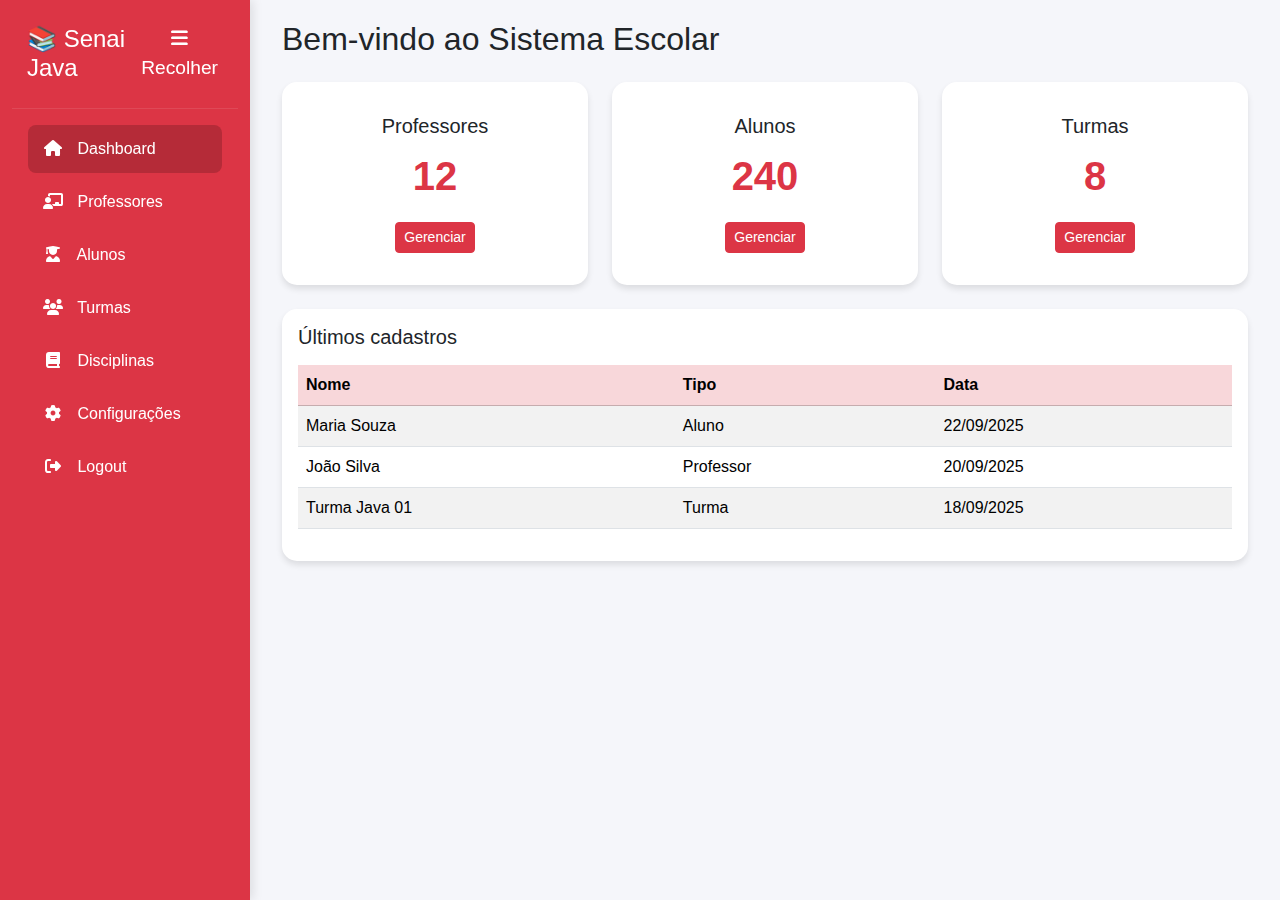
<file: src/main/resources/static/index.html>
<!--<!DOCTYPE html>-->
<!--<html lang="en">-->
<!--<head>-->
<!--    <meta charset="UTF-8">-->
<!--    <meta name="viewport" content="width=device-width, initial-scale=1.0">-->
<!--    <title>Document</title>-->

<!--    <link rel="stylesheet" href="./style.css">-->

<!--</head>-->
<!--<body>-->

<!--<div class="container">-->
<!--    <h1>Alunos Cadastrados</h1>-->
<!--    <table>-->
<!--        <thead>-->
<!--        <tr>-->
<!--            <th>Nome</th>-->
<!--            <th>Email</th>-->
<!--            <th>Telefone</th>-->
<!--        </tr>-->
<!--        </thead>-->
<!--        <tbody id="aluno-tbody">-->
<!--        &lt;!&ndash; Os dados dos alunos vão aparecer aqui &ndash;&gt;-->
<!--        </tbody>-->
<!--    </table>-->
<!--</div>-->

<!--<script src="script.js"></script>-->



<!--</body>-->
<!--</html>-->












<!--Segunda-->

<!--<!DOCTYPE html>-->
<!--<html lang="pt-br">-->
<!--<head>-->
<!--    <meta charset="UTF-8">-->
<!--    <meta name="viewport" content="width=device-width, initial-scale=1.0">-->
<!--    <title>Senai Java</title>-->

<!--    &lt;!&ndash; Bootstrap CSS &ndash;&gt;-->
<!--    <link href="https://cdn.jsdelivr.net/npm/bootstrap@5.3.8/dist/css/bootstrap.min.css" rel="stylesheet">-->


<!--    <style>-->
<!--        /* Navbar compacta */-->

<!--          .navbar {-->
<!--        padding-top: 5px !important;-->
<!--        padding-bottom: 5px !important;-->
<!--        }-->
<!--        .navbar-brand img {-->
<!--          max-height: 80px;-->
<!--        }-->
<!--    </style>-->

<!--</head>-->
<!--<body>-->



<!--<nav class="navbar navbar-expand-lg navbar-dark bg-danger py-2">-->
<!--    <div class="container-fluid">-->

<!--        <a class="navbar-brand" href="index.html">-->
<!--            <img src="https://desenvolveitapevi.wordpress.com/wp-content/uploads/2016/02/logo-senai1.png" alt="Logo Senai">-->
<!--        </a>-->

<!--        <button class="navbar-toggler" type="button" data-bs-toggle="collapse" data-bs-target="#navbarNav"-->
<!--                aria-controls="navbarNav" aria-expanded="false" aria-label="Toggle navigation">-->
<!--            <span class="navbar-toggler-icon"></span>-->
<!--        </button>-->

<!--        <div class="collapse navbar-collapse" id="navbarNav">-->
<!--            <ul class="navbar-nav ms-auto">-->
<!--                <li class="nav-item">-->
<!--                    <a class="nav-link active" aria-current="page" href="./index.html">Home</a>-->
<!--                </li>-->

<!--                <li class="nav-item">-->
<!--                    <a class="nav-link" href="./professor.html">Professor</a>-->
<!--                </li>-->

<!--                <li class="nav-item">-->
<!--                    <a class="nav-link" href="./aluno.html">Aluno</a>-->
<!--                </li>-->


<!--&lt;!&ndash;                <li class="nav-item">&ndash;&gt;-->
<!--&lt;!&ndash;                    <a class="nav-link" href="login.html">Login</a>&ndash;&gt;-->
<!--&lt;!&ndash;                </li>&ndash;&gt;-->

<!--            </ul>-->
<!--        </div>-->
<!--    </div>-->
<!--</nav>-->


<!--&lt;!&ndash; Carrossel &ndash;&gt;-->
<!--<div id="carouselExampleAutoplaying" class="carousel slide" data-bs-ride="carousel">-->
<!--    <div class="carousel-inner">-->
<!--        <div class="carousel-item active">-->
<!--            <img src="https://picsum.photos/id/1011/1200/400" class="d-block w-100" alt="Imagem 1">-->
<!--        </div>-->
<!--        <div class="carousel-item">-->
<!--            <img src="https://picsum.photos/id/1015/1200/400" class="d-block w-100" alt="Imagem 2">-->
<!--        </div>-->
<!--        <div class="carousel-item">-->
<!--            <img src="https://picsum.photos/id/1016/1200/400" class="d-block w-100" alt="Imagem 3">-->
<!--        </div>-->
<!--    </div>-->
<!--    <button class="carousel-control-prev" type="button" data-bs-target="#carouselExampleAutoplaying" data-bs-slide="prev">-->
<!--        <span class="carousel-control-prev-icon" aria-hidden="true"></span>-->
<!--        <span class="visually-hidden">Anterior</span>-->
<!--    </button>-->
<!--    <button class="carousel-control-next" type="button" data-bs-target="#carouselExampleAutoplaying" data-bs-slide="next">-->
<!--        <span class="carousel-control-next-icon" aria-hidden="true"></span>-->
<!--        <span class="visually-hidden">Próximo</span>-->
<!--    </button>-->
<!--</div>-->

<!--&lt;!&ndash; Conteúdo &ndash;&gt;-->
<!--<div class="container text-center mt-5">-->
<!--    <h1>Bem-vindo ao Sistema Senai Java</h1>-->
<!--    <p class="lead">Gerenciamento de Professores e Alunos</p>-->
<!--</div>-->

<!--&lt;!&ndash; Bootstrap JS &ndash;&gt;-->
<!--<script src="https://cdn.jsdelivr.net/npm/bootstrap@5.3.8/dist/js/bootstrap.bundle.min.js"></script>-->

<!--</body>-->
<!--</html>-->










<!--&lt;!&ndash;&lt;!&ndash;Sistema escolar com dashboard com estrutura moderna para gerenciamento de professores, alunos, turmas etc.&ndash;&gt;&ndash;&gt;-->

<!--<!DOCTYPE html>-->
<!--<html lang="pt-br">-->
<!--<head>-->
<!--    <meta charset="UTF-8">-->
<!--    <meta name="viewport" content="width=device-width, initial-scale=1.0">-->
<!--    <title>Sistema Escolar - Dashboard</title>-->
<!--    <link href="https://cdn.jsdelivr.net/npm/bootstrap@5.3.8/dist/css/bootstrap.min.css" rel="stylesheet">-->



<!--    <style>-->


<!--        body {-->
<!--          font-family: Arial, sans-serif;-->
<!--          background-color: #f5f6fa;-->
<!--        }-->
<!--        .sidebar {-->
<!--          min-height: 100vh;-->
<!--          background-color: #dc3545;-->
<!--          color: #fff;-->
<!--        }-->
<!--        .sidebar a {-->
<!--          color: #fff;-->
<!--          text-decoration: none;-->
<!--          display: block;-->
<!--          padding: 10px 15px;-->
<!--          border-radius: 8px;-->
<!--          margin-bottom: 5px;-->
<!--        }-->
<!--        .sidebar a:hover, .sidebar a.active {-->
<!--          background-color: #b52b38;-->
<!--        }-->
<!--        .content {-->
<!--          padding: 20px;-->
<!--        }-->
<!--        .card {-->
<!--          border-radius: 15px;-->
<!--        }-->




<!--    </style>-->

<!--</head>-->
<!--<body>-->

<!--<div class="container-fluid">-->
<!--    <div class="row">-->

<!--        &lt;!&ndash; Sidebar &ndash;&gt;-->
<!--        <nav class="col-md-3 col-lg-2 d-md-block sidebar p-3">-->
<!--            <h4 class="mb-4">📚 Senai Java</h4>-->
<!--            <a href="./index.html" class="active">🏠 Dashboard</a>-->
<!--            <a href="./professor.html">👨‍🏫 Professores</a>-->
<!--            <a href="./aluno.html">👨‍🎓 Alunos</a>-->
<!--            <a href="./turma.html">📘 Turmas</a>-->
<!--            <a href="./disciplina.html">📑 Disciplinas</a>-->
<!--            <a href="#">⚙️ Configurações</a>-->
<!--            <a href="login.html">🔑 Logout</a>-->
<!--        </nav>-->

<!--        &lt;!&ndash; Main Content &ndash;&gt;-->
<!--        <main class="col-md-9 ms-sm-auto col-lg-10 content">-->
<!--            <h2 class="mb-4">Bem-vindo ao Sistema Escolar</h2>-->

<!--            <div class="row">-->
<!--                <div class="col-md-4">-->
<!--                    <div class="card text-center shadow p-3 mb-4">-->
<!--                        <div class="card-body">-->
<!--                            <h5 class="card-title">Professores</h5>-->
<!--                            <p class="display-6">12</p>-->
<!--                            <a href="#" class="btn btn-danger btn-sm">Gerenciar</a>-->
<!--                        </div>-->
<!--                    </div>-->
<!--                </div>-->

<!--                <div class="col-md-4">-->
<!--                    <div class="card text-center shadow p-3 mb-4">-->
<!--                        <div class="card-body">-->
<!--                            <h5 class="card-title">Alunos</h5>-->
<!--                            <p class="display-6">240</p>-->
<!--                            <a href="#" class="btn btn-danger btn-sm">Gerenciar</a>-->
<!--                        </div>-->
<!--                    </div>-->
<!--                </div>-->

<!--                <div class="col-md-4">-->
<!--                    <div class="card text-center shadow p-3 mb-4">-->
<!--                        <div class="card-body">-->
<!--                            <h5 class="card-title">Turmas</h5>-->
<!--                            <p class="display-6">8</p>-->
<!--                            <a href="#" class="btn btn-danger btn-sm">Gerenciar</a>-->
<!--                        </div>-->
<!--                    </div>-->
<!--                </div>-->
<!--            </div>-->

<!--            &lt;!&ndash; Gráfico ou tabela futura &ndash;&gt;-->
<!--            <div class="card shadow p-3">-->
<!--                <h5>Últimos cadastros</h5>-->
<!--                <table class="table table-striped">-->
<!--                    <thead>-->
<!--                    <tr>-->
<!--                        <th>Nome</th>-->
<!--                        <th>Tipo</th>-->
<!--                        <th>Data</th>-->
<!--                    </tr>-->
<!--                    </thead>-->
<!--                    <tbody>-->
<!--                    <tr>-->
<!--                        <td>Maria Souza</td>-->
<!--                        <td>Aluno</td>-->
<!--                        <td>22/09/2025</td>-->
<!--                    </tr>-->
<!--                    <tr>-->
<!--                        <td>João Silva</td>-->
<!--                        <td>Professor</td>-->
<!--                        <td>20/09/2025</td>-->
<!--                    </tr>-->
<!--                    <tr>-->
<!--                        <td>Turma Java 01</td>-->
<!--                        <td>Turma</td>-->
<!--                        <td>18/09/2025</td>-->
<!--                    </tr>-->
<!--                    </tbody>-->
<!--                </table>-->
<!--            </div>-->
<!--        </main>-->
<!--    </div>-->
<!--</div>-->

<!--<script src="https://cdn.jsdelivr.net/npm/bootstrap@5.3.8/dist/js/bootstrap.bundle.min.js"></script>-->
<!--</body>-->
<!--</html>-->






<!--Com expansão !!!!!!!!!!!!!!!!!!!!!!!!!!!!!!!!!!!!!!!!!!!!!!!!!!!!!!!!!!!!!!!!!!-->

<!--<!DOCTYPE html>-->
<!--<html lang="pt-br">-->
<!--<head>-->
<!--    <meta charset="UTF-8">-->
<!--    <meta name="viewport" content="width=device-width, initial-scale=1.0">-->
<!--    <title>Sistema Escolar - Dashboard</title>-->
<!--    <link href="https://cdn.jsdelivr.net/npm/bootstrap@5.3.8/dist/css/bootstrap.min.css" rel="stylesheet">-->
<!--    <link rel="stylesheet" href="https://cdnjs.cloudflare.com/ajax/libs/font-awesome/6.4.0/css/all.min.css">-->

<!--    <style>-->
<!--        body {-->
<!--            font-family: Arial, sans-serif;-->
<!--            background-color: #f5f6fa;-->
<!--            transition: all 0.3s;-->
<!--        }-->

<!--        /* Sidebar */-->
<!--        .sidebar {-->
<!--            min-height: 100vh;-->
<!--            background-color: #dc3545;-->
<!--            color: #fff;-->
<!--            transition: all 0.3s;-->
<!--            position: fixed;-->
<!--            z-index: 100;-->
<!--            box-shadow: 3px 0 10px rgba(0, 0, 0, 0.1);-->
<!--        }-->

<!--        .sidebar.collapsed {-->
<!--            width: 70px;-->
<!--        }-->

<!--        .sidebar.expanded {-->
<!--            width: 250px;-->
<!--        }-->

<!--        .sidebar a {-->
<!--            color: #fff;-->
<!--            text-decoration: none;-->
<!--            display: block;-->
<!--            padding: 12px 15px;-->
<!--            border-radius: 8px;-->
<!--            margin-bottom: 5px;-->
<!--            transition: all 0.2s;-->
<!--            white-space: nowrap;-->
<!--            overflow: hidden;-->
<!--        }-->

<!--        .sidebar.collapsed a span {-->
<!--            display: none;-->
<!--        }-->

<!--        .sidebar a:hover, .sidebar a.active {-->
<!--            background-color: #b52b38;-->
<!--        }-->

<!--        .sidebar a i {-->
<!--            margin-right: 10px;-->
<!--            width: 20px;-->
<!--            text-align: center;-->
<!--        }-->

<!--        .sidebar.collapsed a i {-->
<!--            margin-right: 0;-->
<!--        }-->

<!--        .sidebar-header {-->
<!--            padding: 20px 15px;-->
<!--            border-bottom: 1px solid rgba(255, 255, 255, 0.1);-->
<!--            display: flex;-->
<!--            align-items: center;-->
<!--            justify-content: space-between;-->
<!--        }-->

<!--        .sidebar.collapsed .sidebar-header {-->
<!--            justify-content: center;-->
<!--        }-->

<!--        .sidebar.collapsed .sidebar-header h4,-->
<!--        .sidebar.collapsed .toggle-btn span {-->
<!--            display: none;-->
<!--        }-->

<!--        .toggle-btn {-->
<!--            background: none;-->
<!--            border: none;-->
<!--            color: white;-->
<!--            cursor: pointer;-->
<!--            font-size: 1.2rem;-->
<!--        }-->

<!--        /* Main Content */-->
<!--        .content {-->
<!--            padding: 20px;-->
<!--            transition: all 0.3s;-->
<!--        }-->

<!--        .content.expanded {-->
<!--            margin-left: 250px;-->
<!--        }-->

<!--        .content.collapsed {-->
<!--            margin-left: 70px;-->
<!--        }-->

<!--        .card {-->
<!--            border-radius: 15px;-->
<!--            box-shadow: 0 4px 6px rgba(0, 0, 0, 0.1);-->
<!--            transition: transform 0.2s;-->
<!--        }-->

<!--        .card:hover {-->
<!--            transform: translateY(-5px);-->
<!--        }-->

<!--        .counter {-->
<!--            font-size: 2.5rem;-->
<!--            font-weight: bold;-->
<!--            color: #dc3545;-->
<!--        }-->

<!--        /* Responsividade */-->
<!--        @media (max-width: 768px) {-->
<!--            .sidebar {-->
<!--                width: 70px;-->
<!--            }-->

<!--            .sidebar.expanded {-->
<!--                width: 250px;-->
<!--            }-->

<!--            .content {-->
<!--                margin-left: 70px;-->
<!--            }-->

<!--            .content.expanded {-->
<!--                margin-left: 250px;-->
<!--            }-->
<!--        }-->
<!--    </style>-->
<!--</head>-->
<!--<body>-->

<!--<div class="container-fluid">-->
<!--    <div class="row">-->
<!--        &lt;!&ndash; Sidebar &ndash;&gt;-->
<!--        <nav class="sidebar expanded">-->
<!--            <div class="sidebar-header">-->
<!--                <h4 class="mb-0">📚 Senai Java</h4>-->
<!--                <button class="toggle-btn" id="sidebarToggle">-->
<!--                    <i class="fas fa-bars"></i>-->
<!--                    <span>Recolher</span>-->
<!--                </button>-->
<!--            </div>-->
<!--            <div class="p-3">-->
<!--                <a href="./index.html" class="active">-->
<!--                    <i class="fas fa-home"></i>-->
<!--                    <span>Dashboard</span>-->
<!--                </a>-->
<!--                <a href="./professor.html">-->
<!--                    <i class="fas fa-chalkboard-teacher"></i>-->
<!--                    <span>Professores</span>-->
<!--                </a>-->
<!--                <a href="./aluno.html">-->
<!--                    <i class="fas fa-user-graduate"></i>-->
<!--                    <span>Alunos</span>-->
<!--                </a>-->
<!--                <a href="./turma.html">-->
<!--                    <i class="fas fa-users"></i>-->
<!--                    <span>Turmas</span>-->
<!--                </a>-->
<!--                <a href="./disciplina.html">-->
<!--                    <i class="fas fa-book"></i>-->
<!--                    <span>Disciplinas</span>-->
<!--                </a>-->
<!--                <a href="#">-->
<!--                    <i class="fas fa-cog"></i>-->
<!--                    <span>Configurações</span>-->
<!--                </a>-->
<!--                <a href="login.html">-->
<!--                    <i class="fas fa-sign-out-alt"></i>-->
<!--                    <span>Logout</span>-->
<!--                </a>-->
<!--            </div>-->
<!--        </nav>-->

<!--        &lt;!&ndash; Main Content &ndash;&gt;-->
<!--        <main class="content expanded">-->
<!--            <h2 class="mb-4">Bem-vindo ao Sistema Escolar</h2>-->

<!--            &lt;!&ndash; Cards Resumo &ndash;&gt;-->
<!--            <div class="row">-->
<!--                <div class="col-md-4">-->
<!--                    <div class="card text-center p-3 mb-4">-->
<!--                        <div class="card-body">-->
<!--                            <h5 class="card-title">Professores</h5>-->
<!--                            <p class="counter">12</p>-->
<!--                            <a href="#" class="btn btn-danger btn-sm">Gerenciar</a>-->
<!--                        </div>-->
<!--                    </div>-->
<!--                </div>-->

<!--                <div class="col-md-4">-->
<!--                    <div class="card text-center p-3 mb-4">-->
<!--                        <div class="card-body">-->
<!--                            <h5 class="card-title">Alunos</h5>-->
<!--                            <p class="counter">240</p>-->
<!--                            <a href="#" class="btn btn-danger btn-sm">Gerenciar</a>-->
<!--                        </div>-->
<!--                    </div>-->
<!--                </div>-->

<!--                <div class="col-md-4">-->
<!--                    <div class="card text-center p-3 mb-4">-->
<!--                        <div class="card-body">-->
<!--                            <h5 class="card-title">Turmas</h5>-->
<!--                            <p class="counter">8</p>-->
<!--                            <a href="#" class="btn btn-danger btn-sm">Gerenciar</a>-->
<!--                        </div>-->
<!--                    </div>-->
<!--                </div>-->
<!--            </div>-->

<!--            &lt;!&ndash; Gráfico ou tabela futura &ndash;&gt;-->
<!--            <div class="card p-3">-->
<!--                <h5>Últimos cadastros</h5>-->
<!--                <table class="table table-striped">-->
<!--                    <thead>-->
<!--                    <tr>-->
<!--                        <th>Nome</th>-->
<!--                        <th>Tipo</th>-->
<!--                        <th>Data</th>-->
<!--                    </tr>-->
<!--                    </thead>-->
<!--                    <tbody>-->
<!--                    <tr>-->
<!--                        <td>Maria Souza</td>-->
<!--                        <td>Aluno</td>-->
<!--                        <td>22/09/2025</td>-->
<!--                    </tr>-->
<!--                    <tr>-->
<!--                        <td>João Silva</td>-->
<!--                        <td>Professor</td>-->
<!--                        <td>20/09/2025</td>-->
<!--                    </tr>-->
<!--                    <tr>-->
<!--                        <td>Turma Java 01</td>-->
<!--                        <td>Turma</td>-->
<!--                        <td>18/09/2025</td>-->
<!--                    </tr>-->
<!--                    </tbody>-->
<!--                </table>-->
<!--            </div>-->
<!--        </main>-->
<!--    </div>-->
<!--</div>-->

<!--<script src="https://cdn.jsdelivr.net/npm/bootstrap@5.3.8/dist/js/bootstrap.bundle.min.js"></script>-->
<!--<script>-->
<!--    // Função para alternar a barra lateral-->
<!--    document.getElementById('sidebarToggle').addEventListener('click', function() {-->
<!--        const sidebar = document.querySelector('.sidebar');-->
<!--        const content = document.querySelector('.content');-->
<!--        const toggleText = this.querySelector('span');-->

<!--        if (sidebar.classList.contains('expanded')) {-->
<!--            sidebar.classList.remove('expanded');-->
<!--            sidebar.classList.add('collapsed');-->
<!--            content.classList.remove('expanded');-->
<!--            content.classList.add('collapsed');-->
<!--            toggleText.textContent = 'Expandir';-->
<!--        } else {-->
<!--            sidebar.classList.remove('collapsed');-->
<!--            sidebar.classList.add('expanded');-->
<!--            content.classList.remove('collapsed');-->
<!--            content.classList.add('expanded');-->
<!--            toggleText.textContent = 'Recolher';-->
<!--        }-->
<!--    });-->
<!--</script>-->
<!--</body>-->
<!--</html>-->



<!DOCTYPE html>
<html lang="pt-br">
<head>
    <meta charset="UTF-8">
    <meta name="viewport" content="width=device-width, initial-scale=1.0">
    <title>Sistema Escolar - Dashboard</title>
    <link href="https://cdn.jsdelivr.net/npm/bootstrap@5.3.8/dist/css/bootstrap.min.css" rel="stylesheet">
    <link rel="stylesheet" href="https://cdnjs.cloudflare.com/ajax/libs/font-awesome/6.4.0/css/all.min.css">

    <style>
        body {
            font-family: Arial, sans-serif;
            background-color: #f5f6fa;
            transition: all 0.3s;
            overflow-x: hidden;
        }

        /* Sidebar */
        .sidebar {
            min-height: 100vh;
            background-color: #dc3545;
            color: #fff;
            transition: all 0.3s;
            position: fixed;
            z-index: 100;
            box-shadow: 3px 0 10px rgba(0, 0, 0, 0.1);
            left: 0;
            top: 0;
        }

        .sidebar.collapsed {
            width: 70px;
        }

        .sidebar.expanded {
            width: 250px;
        }

        .sidebar a {
            color: #fff;
            text-decoration: none;
            display: block;
            padding: 12px 15px;
            border-radius: 8px;
            margin-bottom: 5px;
            transition: all 0.2s;
            white-space: nowrap;
            overflow: hidden;
        }

        .sidebar.collapsed a span {
            display: none;
        }

        .sidebar a:hover, .sidebar a.active {
            background-color: #b52b38;
        }

        .sidebar a i {
            margin-right: 10px;
            width: 20px;
            text-align: center;
        }

        .sidebar.collapsed a i {
            margin-right: 0;
        }

        .sidebar-header {
            padding: 20px 15px;
            border-bottom: 1px solid rgba(255, 255, 255, 0.1);
            display: flex;
            align-items: center;
            justify-content: space-between;
        }

        .sidebar.collapsed .sidebar-header {
            justify-content: center;
        }

        .sidebar.collapsed .sidebar-header h4,
        .sidebar.collapsed .toggle-btn span {
            display: none;
        }

        .toggle-btn {
            background: none;
            border: none;
            color: white;
            cursor: pointer;
            font-size: 1.2rem;
            padding: 5px;
        }

        /* Main Content */
        .content {
            padding: 20px;
            transition: all 0.3s;
            min-height: 100vh;
            position: relative;
            left: 0;
        }

        .content.expanded {
            margin-left: 250px;
            width: calc(100% - 250px);
        }

        .content.collapsed {
            margin-left: 70px;
            width: calc(100% - 70px);
        }

        .card {
            border-radius: 15px;
            box-shadow: 0 4px 6px rgba(0, 0, 0, 0.1);
            transition: transform 0.2s;
            border: none;
        }

        .card:hover {
            transform: translateY(-5px);
        }

        .counter {
            font-size: 2.5rem;
            font-weight: bold;
            color: #dc3545;
        }

        /* Ajustes para a tabela */
        .table-container {
            overflow-x: auto;
        }

        /* Responsividade */
        @media (max-width: 768px) {
            .sidebar {
                width: 70px;
            }

            .sidebar.expanded {
                width: 250px;
                z-index: 1000;
            }

            .content {
                margin-left: 70px;
                width: calc(100% - 70px);
            }

            .content.expanded {
                margin-left: 250px;
                width: calc(100% - 250px);
            }
        }

        @media (max-width: 576px) {
            .content.expanded {
                margin-left: 0;
                width: 100%;
            }

            .sidebar.expanded {
                width: 100%;
            }

            .sidebar.collapsed {
                width: 60px;
            }

            .content.collapsed {
                margin-left: 60px;
                width: calc(100% - 60px);
            }
        }
    </style>
</head>
<body>

<div class="container-fluid">
    <div class="row">
        <!-- Sidebar -->
        <nav class="sidebar expanded">
            <div class="sidebar-header">
                <h4 class="mb-0">📚 Senai Java</h4>
                <button class="toggle-btn" id="sidebarToggle">
                    <i class="fas fa-bars"></i>
                    <span>Recolher</span>
                </button>
            </div>
            <div class="p-3">
                <a href="./index.html" class="active">
                    <i class="fas fa-home"></i>
                    <span>Dashboard</span>
                </a>
                <a href="./professor.html">
                    <i class="fas fa-chalkboard-teacher"></i>
                    <span>Professores</span>
                </a>
                <a href="./aluno.html">
                    <i class="fas fa-user-graduate"></i>
                    <span>Alunos</span>
                </a>
                <a href="./turma.html">
                    <i class="fas fa-users"></i>
                    <span>Turmas</span>
                </a>
                <a href="./disciplina.html">
                    <i class="fas fa-book"></i>
                    <span>Disciplinas</span>
                </a>
                <a href="#">
                    <i class="fas fa-cog"></i>
                    <span>Configurações</span>
                </a>
                <a href="login.html">
                    <i class="fas fa-sign-out-alt"></i>
                    <span>Logout</span>
                </a>
            </div>
        </nav>

        <!-- Main Content -->
        <main class="content expanded">
            <div class="container-fluid">
                <h2 class="mb-4">Bem-vindo ao Sistema Escolar</h2>

                <!-- Cards Resumo -->
                <div class="row">
                    <div class="col-xl-4 col-md-6 mb-4">
                        <div class="card text-center p-3 h-100">
                            <div class="card-body">
                                <h5 class="card-title">Professores</h5>
                                <p class="counter">12</p>
                                <a href="#" class="btn btn-danger btn-sm">Gerenciar</a>
                            </div>
                        </div>
                    </div>

                    <div class="col-xl-4 col-md-6 mb-4">
                        <div class="card text-center p-3 h-100">
                            <div class="card-body">
                                <h5 class="card-title">Alunos</h5>
                                <p class="counter">240</p>
                                <a href="#" class="btn btn-danger btn-sm">Gerenciar</a>
                            </div>
                        </div>
                    </div>

                    <div class="col-xl-4 col-md-6 mb-4">
                        <div class="card text-center p-3 h-100">
                            <div class="card-body">
                                <h5 class="card-title">Turmas</h5>
                                <p class="counter">8</p>
                                <a href="#" class="btn btn-danger btn-sm">Gerenciar</a>
                            </div>
                        </div>
                    </div>
                </div>

                <!-- Tabela de últimos cadastros -->
                <div class="card p-3">
                    <h5 class="mb-3">Últimos cadastros</h5>
                    <div class="table-container">
                        <table class="table table-striped table-hover">
                            <thead class="table-danger">
                            <tr>
                                <th>Nome</th>
                                <th>Tipo</th>
                                <th>Data</th>
                            </tr>
                            </thead>
                            <tbody>
                            <tr>
                                <td>Maria Souza</td>
                                <td>Aluno</td>
                                <td>22/09/2025</td>
                            </tr>
                            <tr>
                                <td>João Silva</td>
                                <td>Professor</td>
                                <td>20/09/2025</td>
                            </tr>
                            <tr>
                                <td>Turma Java 01</td>
                                <td>Turma</td>
                                <td>18/09/2025</td>
                            </tr>
                            </tbody>
                        </table>
                    </div>
                </div>
            </div>
        </main>
    </div>
</div>


<!-- https://easy-peasy.ai/pt/dashboard -->
<script
        src="https://bots.easy-peasy.ai/chat.min.js"
        data-chat-url="https://bots.easy-peasy.ai/bot/0b825b8e-d66c-4332-8b72-d6d95f996be7"
        data-btn-position="bottom-right"
        data-widget-btn-color="#6366f1"
        defer>
</script>

<script src="./boots.js"></script>

<script src="https://cdn.jsdelivr.net/npm/bootstrap@5.3.8/dist/js/bootstrap.bundle.min.js"></script>
<script>
    // Função para alternar a barra lateral
    document.getElementById('sidebarToggle').addEventListener('click', function() {
        const sidebar = document.querySelector('.sidebar');
        const content = document.querySelector('.content');
        const toggleText = this.querySelector('span');
        const toggleIcon = this.querySelector('i');

        if (sidebar.classList.contains('expanded')) {
            sidebar.classList.remove('expanded');
            sidebar.classList.add('collapsed');
            content.classList.remove('expanded');
            content.classList.add('collapsed');
            toggleText.textContent = 'Expandir';
            toggleIcon.className = 'fas fa-chevron-right';
        } else {
            sidebar.classList.remove('collapsed');
            sidebar.classList.add('expanded');
            content.classList.remove('collapsed');
            content.classList.add('expanded');
            toggleText.textContent = 'Recolher';
            toggleIcon.className = 'fas fa-bars';
        }
    });

    // Ajustar layout na carga da página
    window.addEventListener('load', function() {
        const sidebar = document.querySelector('.sidebar');
        const content = document.querySelector('.content');

        // Garantir que o conteúdo não fique escondido
        if (sidebar.classList.contains('expanded')) {
            content.style.marginLeft = '250px';
            content.style.width = 'calc(100% - 250px)';
        } else {
            content.style.marginLeft = '70px';
            content.style.width = 'calc(100% - 70px)';
        }
    });

    // Ajustar layout quando a janela for redimensionada
    window.addEventListener('resize', function() {
        const sidebar = document.querySelector('.sidebar');
        const content = document.querySelector('.content');

        if (window.innerWidth <= 576) {
            if (sidebar.classList.contains('expanded')) {
                content.style.marginLeft = '0';
                content.style.width = '100%';
            }
        } else {
            if (sidebar.classList.contains('expanded')) {
                content.style.marginLeft = '250px';
                content.style.width = 'calc(100% - 250px)';
            } else {
                content.style.marginLeft = '70px';
                content.style.width = 'calc(100% - 70px)';
            }
        }
    });


</script>
</body>
</html>




<!--<!DOCTYPE html>-->
<!--<html lang="pt-br">-->
<!--<head>-->
<!--    <meta charset="UTF-8">-->
<!--    <meta name="viewport" content="width=device-width, initial-scale=1.0">-->
<!--    <title>Sistema Escolar - Dashboard</title>-->
<!--    <link href="https://cdn.jsdelivr.net/npm/bootstrap@5.3.8/dist/css/bootstrap.min.css" rel="stylesheet">-->
<!--    <link rel="stylesheet" href="./style.css">-->
<!--</head>-->
<!--<body>-->

<!--&lt;!&ndash; Navbar &ndash;&gt;-->
<!--<nav class="navbar navbar-expand-lg navbar-dark bg-danger py-2">-->
<!--    <div class="container-fluid">-->
<!--        <a class="navbar-brand" href="index.html">-->
<!--            <img style="width: 130px;" src="https://desenvolveitapevi.wordpress.com/wp-content/uploads/2016/02/logo-senai1.png" alt="">-->
<!--        </a>-->
<!--        <div class="collapse navbar-collapse">-->
<!--            <ul class="navbar-nav">-->
<!--                <li class="nav-item"><a class="nav-link active" href="index.html">Home</a></li>-->
<!--                <li class="nav-item"><a class="nav-link" href="professor.html">Professor</a></li>-->
<!--                <li class="nav-item"><a class="nav-link" href="aluno.html">Aluno</a></li>-->
<!--                <li class="nav-item"><a class="nav-link" href="login.html">Login</a></li>-->
<!--            </ul>-->
<!--        </div>-->
<!--    </div>-->
<!--</nav>-->

<!--&lt;!&ndash; Conteúdo &ndash;&gt;-->
<!--<div class="container mt-4">-->
<!--    <h2 class="mb-4 text-center">📊 Dashboard Escolar</h2>-->

<!--    <div class="row">-->
<!--        <div class="col-md-4">-->
<!--            <div class="card text-center shadow p-3 mb-4">-->
<!--                <div class="card-body">-->
<!--                    <h5 class="card-title">Professores</h5>-->
<!--                    <p class="display-6">12</p>-->
<!--                    <a href="professor.html" class="btn btn-danger btn-sm">Gerenciar</a>-->
<!--                </div>-->
<!--            </div>-->
<!--        </div>-->

<!--        <div class="col-md-4">-->
<!--            <div class="card text-center shadow p-3 mb-4">-->
<!--                <div class="card-body">-->
<!--                    <h5 class="card-title">Alunos</h5>-->
<!--                    <p class="display-6">240</p>-->
<!--                    <a href="aluno.html" class="btn btn-danger btn-sm">Gerenciar</a>-->
<!--                </div>-->
<!--            </div>-->
<!--        </div>-->

<!--        <div class="col-md-4">-->
<!--            <div class="card text-center shadow p-3 mb-4">-->
<!--                <div class="card-body">-->
<!--                    <h5 class="card-title">Turmas</h5>-->
<!--                    <p class="display-6">8</p>-->
<!--                    <a href="#" class="btn btn-danger btn-sm">Gerenciar</a>-->
<!--                </div>-->
<!--            </div>-->
<!--        </div>-->
<!--    </div>-->

<!--    &lt;!&ndash; Últimos cadastros &ndash;&gt;-->
<!--    <div class="card shadow p-3">-->
<!--        <h5>Últimos cadastros</h5>-->
<!--        <table class="table table-striped text-center">-->
<!--            <thead>-->
<!--            <tr>-->
<!--                <th>Nome</th>-->
<!--                <th>Tipo</th>-->
<!--                <th>Data</th>-->
<!--            </tr>-->
<!--            </thead>-->
<!--            <tbody>-->
<!--            <tr><td>Maria Souza</td><td>Aluno</td><td>22/09/2025</td></tr>-->
<!--            <tr><td>João Silva</td><td>Professor</td><td>20/09/2025</td></tr>-->
<!--            <tr><td>Turma Java 01</td><td>Turma</td><td>18/09/2025</td></tr>-->
<!--            </tbody>-->
<!--        </table>-->
<!--    </div>-->
<!--</div>-->

<!--<script src="https://cdn.jsdelivr.net/npm/bootstrap@5.3.8/dist/js/bootstrap.bundle.min.js"></script>-->
<!--</body>-->
<!--</html>-->




<!--<!DOCTYPE html>-->
<!--<html lang="pt-br">-->
<!--<head>-->
<!--    <meta charset="UTF-8">-->
<!--    <meta name="viewport" content="width=device-width, initial-scale=1.0">-->
<!--    <title>Sistema Escolar - Dashboard</title>-->
<!--    <link href="https://cdn.jsdelivr.net/npm/bootstrap@5.3.8/dist/css/bootstrap.min.css" rel="stylesheet">-->
<!--    <style>-->
<!--        body {-->
<!--          background-color: #f5f6fa;-->
<!--        }-->
<!--        h2 {-->
<!--          font-weight: 700;-->
<!--          color: #333;-->
<!--        }-->
<!--        .card {-->
<!--          border-radius: 12px;-->
<!--        }-->
<!--        .table thead {-->
<!--          background-color: #dc3545;-->
<!--          color: white;-->
<!--        }-->
<!--        .table-hover tbody tr:hover {-->
<!--          background-color: rgba(220, 53, 69, 0.1);-->
<!--          cursor: pointer;-->
<!--        }-->
<!--    </style>-->
<!--</head>-->
<!--<body>-->

<!--&lt;!&ndash; Navbar &ndash;&gt;-->
<!--<nav class="navbar navbar-expand-lg navbar-dark bg-danger py-2">-->
<!--    <div class="container-fluid">-->
<!--        <a class="navbar-brand" href="index.html">-->
<!--            <img style="width: 130px;" src="https://desenvolveitapevi.wordpress.com/wp-content/uploads/2016/02/logo-senai1.png" alt="">-->
<!--        </a>-->
<!--        <div class="collapse navbar-collapse">-->
<!--            <ul class="navbar-nav">-->
<!--                <li class="nav-item"><a class="nav-link active" href="index.html">Home</a></li>-->
<!--                <li class="nav-item"><a class="nav-link" href="escola.html">Escola</a></li>-->
<!--                <li class="nav-item"><a class="nav-link" href="professor.html">Professor</a></li>-->
<!--                <li class="nav-item"><a class="nav-link" href="aluno.html">Aluno</a></li>-->
<!--                <li class="nav-item"><a class="nav-link" href="login.html">Login</a></li>-->
<!--            </ul>-->
<!--        </div>-->
<!--    </div>-->
<!--</nav>-->

<!--&lt;!&ndash; Conteúdo &ndash;&gt;-->
<!--<div class="container mt-4">-->
<!--    <h2 class="mb-4 text-center">📊 Dashboard Escolar</h2>-->

<!--    &lt;!&ndash; Cards &ndash;&gt;-->
<!--    <div class="row">-->
<!--        <div class="col-md-4">-->
<!--            <div class="card text-center shadow p-3 mb-4">-->
<!--                <div class="card-body">-->
<!--                    <h5 class="card-title">Escolas</h5>-->
<!--                    <p id="qtdEscolas" class="display-6">12</p>-->
<!--                    <a href="escola.html" class="btn btn-danger btn-sm">Gerenciar</a>-->
<!--                </div>-->
<!--            </div>-->
<!--        </div>-->

<!--        <div class="col-md-4">-->
<!--            <div class="card text-center shadow p-3 mb-4">-->
<!--                <div class="card-body">-->
<!--                    <h5 class="card-title">Professores</h5>-->
<!--                    <p id="qtdProfessores" class="display-6">12</p>-->
<!--                    <a href="professor.html" class="btn btn-danger btn-sm">Gerenciar</a>-->
<!--                </div>-->
<!--            </div>-->
<!--        </div>-->




<!--        <div class="col-md-4">-->
<!--            <div class="card text-center shadow p-3 mb-4">-->
<!--                <div class="card-body">-->
<!--                    <h5 class="card-title">Alunos</h5>-->
<!--                    <p id="qtdAlunos" class="display-6">240</p>-->
<!--                    <a href="aluno.html" class="btn btn-danger btn-sm">Gerenciar</a>-->
<!--                </div>-->
<!--            </div>-->
<!--        </div>-->

<!--        <div class="col-md-4">-->
<!--            <div class="card text-center shadow p-3 mb-4">-->
<!--                <div class="card-body">-->
<!--                    <h5 class="card-title">Turmas</h5>-->
<!--                    <p id="qtdTurmas" class="display-6">8</p>-->
<!--                    <a href="turma.html" class="btn btn-danger btn-sm">Gerenciar</a>-->
<!--                </div>-->
<!--            </div>-->
<!--        </div>-->
<!--    </div>-->

<!--    &lt;!&ndash; Últimos cadastros &ndash;&gt;-->
<!--    <div class="card shadow p-3 mb-4">-->
<!--        <h5>Últimos cadastros</h5>-->
<!--        <table class="table table-striped table-hover text-center">-->
<!--            <thead>-->
<!--            <tr>-->
<!--                <th>Nome</th>-->
<!--                <th>Tipo</th>-->
<!--                <th>Data</th>-->
<!--            </tr>-->
<!--            </thead>-->
<!--            <tbody id="tabelaCadastros">-->
<!--            <tr><td>Maria Souza</td><td>Aluno</td><td>22/09/2025</td></tr>-->
<!--            <tr><td>João Silva</td><td>Professor</td><td>20/09/2025</td></tr>-->
<!--            <tr><td>Turma Java 01</td><td>Turma</td><td>18/09/2025</td></tr>-->
<!--            </tbody>-->
<!--        </table>-->
<!--    </div>-->

<!--    &lt;!&ndash; Gráfico &ndash;&gt;-->
<!--    <div class="card shadow p-3 mt-4">-->
<!--        <h5>Matrículas por Ano</h5>-->
<!--        <div class="d-flex justify-content-end mb-2">-->
<!--            <select id="filtroAno" class="form-select w-auto">-->
<!--                <option value="2025" selected>2025</option>-->
<!--                <option value="2024">2024</option>-->
<!--                <option value="2023">2023</option>-->
<!--            </select>-->
<!--        </div>-->
<!--        <canvas id="graficoMatriculas" height="100"></canvas>-->
<!--    </div>-->
<!--</div>-->

<!--&lt;!&ndash; Scripts &ndash;&gt;-->
<!--<script src="https://cdn.jsdelivr.net/npm/bootstrap@5.3.8/dist/js/bootstrap.bundle.min.js"></script>-->
<!--<script src="https://cdn.jsdelivr.net/npm/chart.js"></script>-->
<!--<script>-->
<!--    // Dados simulados-->
<!--    const dadosMatriculas = {-->
<!--      "2025": [30, 45, 60, 20, 80, 55],-->
<!--      "2024": [10, 25, 50, 35, 40, 60],-->
<!--      "2023": [5, 15, 20, 10, 25, 30]-->
<!--    };-->

<!--    // Inicializa gráfico-->
<!--    const ctx = document.getElementById('graficoMatriculas').getContext('2d');-->
<!--    let grafico = new Chart(ctx, {-->
<!--      type: 'bar',-->
<!--      data: {-->
<!--        labels: ['Jan', 'Fev', 'Mar', 'Abr', 'Mai', 'Jun'],-->
<!--        datasets: [{-->
<!--          label: 'Matrículas',-->
<!--          data: dadosMatriculas["2025"],-->
<!--          backgroundColor: '#dc3545'-->
<!--        }]-->
<!--      }-->
<!--    });-->

<!--    // Filtro de ano-->
<!--    document.getElementById('filtroAno').addEventListener('change', function() {-->
<!--      const ano = this.value;-->
<!--      grafico.data.datasets[0].data = dadosMatriculas[ano];-->
<!--      grafico.update();-->
<!--    });-->
<!--</script>-->
<!--</body>-->
<!--</html>-->











<!--&lt;!&ndash;Versão com gráfico interativo (usando Chart.js) no dashboard para substituir a tabela e dar mais “cara” de sistema moderno?&ndash;&gt;-->

<!--<!DOCTYPE html>-->
<!--<html lang="pt-br">-->
<!--<head>-->
<!--    <meta charset="UTF-8">-->
<!--    <meta name="viewport" content="width=device-width, initial-scale=1.0">-->
<!--    <title>Sistema Escolar - Dashboard</title>-->
<!--    <link href="https://cdn.jsdelivr.net/npm/bootstrap@5.3.8/dist/css/bootstrap.min.css" rel="stylesheet">-->

<!--    <style>-->
<!--        body {-->
<!--          font-family: Arial, sans-serif;-->
<!--          background-color: #f5f6fa;-->
<!--        }-->
<!--        .sidebar {-->
<!--          min-height: 100vh;-->
<!--          background-color: #dc3545;-->
<!--          color: #fff;-->
<!--        }-->
<!--        .sidebar a {-->
<!--          color: #fff;-->
<!--          text-decoration: none;-->
<!--          display: block;-->
<!--          padding: 10px 15px;-->
<!--          border-radius: 8px;-->
<!--          margin-bottom: 5px;-->
<!--        }-->
<!--        .sidebar a:hover, .sidebar a.active {-->
<!--          background-color: #b52b38;-->
<!--        }-->
<!--        .content {-->
<!--          padding: 20px;-->
<!--        }-->
<!--        .card {-->
<!--          border-radius: 15px;-->
<!--        }-->
<!--    </style>-->
<!--</head>-->
<!--<body>-->

<!--<div class="container-fluid">-->
<!--    <div class="row">-->

<!--        &lt;!&ndash; Sidebar &ndash;&gt;-->
<!--        <nav class="col-md-3 col-lg-2 d-md-block sidebar p-3">-->
<!--            <h4 class="mb-4">📚 Senai Java</h4>-->
<!--            <a href="#" class="active">🏠 Dashboard</a>-->
<!--            <a href="#">👨‍🏫 Professores</a>-->
<!--            <a href="#">👨‍🎓 Alunos</a>-->
<!--            <a href="#">📘 Turmas</a>-->
<!--            <a href="#">📑 Disciplinas</a>-->
<!--            <a href="#">⚙️ Configurações</a>-->
<!--            <a href="login.html">🔑 Logout</a>-->
<!--        </nav>-->

<!--        &lt;!&ndash; Main Content &ndash;&gt;-->
<!--        <main class="col-md-9 ms-sm-auto col-lg-10 content">-->
<!--            <h2 class="mb-4">Bem-vindo ao Sistema Escolar</h2>-->

<!--            &lt;!&ndash; Cards Resumo &ndash;&gt;-->
<!--            <div class="row">-->
<!--                <div class="col-md-4">-->
<!--                    <div class="card text-center shadow p-3 mb-4">-->
<!--                        <div class="card-body">-->
<!--                            <h5 class="card-title">Professores</h5>-->
<!--                            <p class="display-6">12</p>-->
<!--                            <a href="#" class="btn btn-danger btn-sm">Gerenciar</a>-->
<!--                        </div>-->
<!--                    </div>-->
<!--                </div>-->

<!--                <div class="col-md-4">-->
<!--                    <div class="card text-center shadow p-3 mb-4">-->
<!--                        <div class="card-body">-->
<!--                            <h5 class="card-title">Alunos</h5>-->
<!--                            <p class="display-6">240</p>-->
<!--                            <a href="#" class="btn btn-danger btn-sm">Gerenciar</a>-->
<!--                        </div>-->
<!--                    </div>-->
<!--                </div>-->

<!--                <div class="col-md-4">-->
<!--                    <div class="card text-center shadow p-3 mb-4">-->
<!--                        <div class="card-body">-->
<!--                            <h5 class="card-title">Turmas</h5>-->
<!--                            <p class="display-6">8</p>-->
<!--                            <a href="#" class="btn btn-danger btn-sm">Gerenciar</a>-->
<!--                        </div>-->
<!--                    </div>-->
<!--                </div>-->
<!--            </div>-->

<!--            &lt;!&ndash; Gráfico &ndash;&gt;-->
<!--            <div class="card shadow p-3">-->
<!--                <h5 class="mb-3">Distribuição de Cadastros</h5>-->
<!--                <canvas id="schoolChart" height="100"></canvas>-->
<!--            </div>-->
<!--        </main>-->
<!--    </div>-->
<!--</div>-->

<!--&lt;!&ndash; Bootstrap JS &ndash;&gt;-->
<!--<script src="https://cdn.jsdelivr.net/npm/bootstrap@5.3.8/dist/js/bootstrap.bundle.min.js"></script>-->

<!--&lt;!&ndash; Chart.js &ndash;&gt;-->
<!--<script src="https://cdn.jsdelivr.net/npm/chart.js"></script>-->
<!--<script>-->
<!--    const ctx = document.getElementById('schoolChart').getContext('2d');-->
<!--    new Chart(ctx, {-->
<!--      type: 'bar', // Pode trocar para 'doughnut', 'line', 'pie'-->
<!--      data: {-->
<!--        labels: ['Professores', 'Alunos', 'Turmas'],-->
<!--        datasets: [{-->
<!--          label: 'Quantidade',-->
<!--          data: [12, 240, 8],-->
<!--          backgroundColor: ['#ff6384', '#36a2eb', '#ffce56'],-->
<!--          borderColor: '#333',-->
<!--          borderWidth: 1-->
<!--        }]-->
<!--      },-->
<!--      options: {-->
<!--        responsive: true,-->
<!--        plugins: {-->
<!--          legend: {-->
<!--            display: true,-->
<!--            position: 'bottom'-->
<!--          }-->
<!--        },-->
<!--        scales: {-->
<!--          y: {-->
<!--            beginAtZero: true-->
<!--          }-->
<!--        }-->
<!--      }-->
<!--    });-->
<!--</script>-->

<!--</body>-->
<!--</html>-->










<!--Versão com 2 gráficos lado a lado (exemplo: um gráfico de barras e um gráfico de pizza) para deixar o dashboard ainda mais rico?-->

<!--<!DOCTYPE html>-->
<!--<html lang="pt-br">-->
<!--<head>-->
<!--    <meta charset="UTF-8">-->
<!--    <meta name="viewport" content="width=device-width, initial-scale=1.0">-->
<!--    <title>Sistema Escolar - Dashboard</title>-->
<!--    <link href="https://cdn.jsdelivr.net/npm/bootstrap@5.3.8/dist/css/bootstrap.min.css" rel="stylesheet">-->

<!--    <style>-->
<!--        body {-->
<!--          font-family: Arial, sans-serif;-->
<!--          background-color: #f5f6fa;-->
<!--        }-->
<!--        .sidebar {-->
<!--          min-height: 100vh;-->
<!--          background-color: #dc3545;-->
<!--          color: #fff;-->
<!--        }-->
<!--        .sidebar a {-->
<!--          color: #fff;-->
<!--          text-decoration: none;-->
<!--          display: block;-->
<!--          padding: 10px 15px;-->
<!--          border-radius: 8px;-->
<!--          margin-bottom: 5px;-->
<!--        }-->
<!--        .sidebar a:hover, .sidebar a.active {-->
<!--          background-color: #b52b38;-->
<!--        }-->
<!--        .content {-->
<!--          padding: 20px;-->
<!--        }-->
<!--        .card {-->
<!--          border-radius: 15px;-->
<!--        }-->
<!--    </style>-->
<!--</head>-->
<!--<body>-->

<!--<div class="container-fluid">-->
<!--    <div class="row">-->

<!--        &lt;!&ndash; Sidebar &ndash;&gt;-->
<!--        <nav class="col-md-3 col-lg-2 d-md-block sidebar p-3">-->
<!--            <h4 class="mb-4">📚 Senai Java</h4>-->
<!--            <a href="#" class="active">🏠 Dashboard</a>-->
<!--            <a href="#">👨‍🏫 Professores</a>-->
<!--            <a href="#">👨‍🎓 Alunos</a>-->
<!--            <a href="#">📘 Turmas</a>-->
<!--            <a href="#">📑 Disciplinas</a>-->
<!--            <a href="#">⚙️ Configurações</a>-->
<!--            <a href="login.html">🔑 Logout</a>-->
<!--        </nav>-->

<!--        &lt;!&ndash; Main Content &ndash;&gt;-->
<!--        <main class="col-md-9 ms-sm-auto col-lg-10 content">-->
<!--            <h2 class="mb-4">Bem-vindo ao Sistema Escolar</h2>-->

<!--            &lt;!&ndash; Cards Resumo &ndash;&gt;-->
<!--            <div class="row">-->
<!--                <div class="col-md-4">-->
<!--                    <div class="card text-center shadow p-3 mb-4">-->
<!--                        <div class="card-body">-->
<!--                            <h5 class="card-title">Professores</h5>-->
<!--                            <p class="display-6">12</p>-->
<!--                            <a href="#" class="btn btn-danger btn-sm">Gerenciar</a>-->
<!--                        </div>-->
<!--                    </div>-->
<!--                </div>-->

<!--                <div class="col-md-4">-->
<!--                    <div class="card text-center shadow p-3 mb-4">-->
<!--                        <div class="card-body">-->
<!--                            <h5 class="card-title">Alunos</h5>-->
<!--                            <p class="display-6">240</p>-->
<!--                            <a href="#" class="btn btn-danger btn-sm">Gerenciar</a>-->
<!--                        </div>-->
<!--                    </div>-->
<!--                </div>-->

<!--                <div class="col-md-4">-->
<!--                    <div class="card text-center shadow p-3 mb-4">-->
<!--                        <div class="card-body">-->
<!--                            <h5 class="card-title">Turmas</h5>-->
<!--                            <p class="display-6">8</p>-->
<!--                            <a href="#" class="btn btn-danger btn-sm">Gerenciar</a>-->
<!--                        </div>-->
<!--                    </div>-->
<!--                </div>-->
<!--            </div>-->

<!--            &lt;!&ndash; Gráficos &ndash;&gt;-->
<!--            <div class="row">-->
<!--                <div class="col-md-6">-->
<!--                    <div class="card shadow p-3 mb-4">-->
<!--                        <h5 class="mb-3">Distribuição (Barras)</h5>-->
<!--                        <canvas id="barChart" height="200"></canvas>-->
<!--                    </div>-->
<!--                </div>-->

<!--                <div class="col-md-6">-->
<!--                    <div class="card shadow p-3 mb-4">-->
<!--                        <h5 class="mb-3">Distribuição (Pizza)</h5>-->
<!--                        <canvas id="pieChart" height="200"></canvas>-->
<!--                    </div>-->
<!--                </div>-->
<!--            </div>-->
<!--        </main>-->
<!--    </div>-->
<!--</div>-->

<!--&lt;!&ndash; Bootstrap JS &ndash;&gt;-->
<!--<script src="https://cdn.jsdelivr.net/npm/bootstrap@5.3.8/dist/js/bootstrap.bundle.min.js"></script>-->

<!--&lt;!&ndash; Chart.js &ndash;&gt;-->
<!--<script src="https://cdn.jsdelivr.net/npm/chart.js"></script>-->
<!--<script>-->
<!--    const labels = ['Professores', 'Alunos', 'Turmas'];-->
<!--    const dataValues = [12, 240, 8];-->
<!--    const colors = ['#ff6384', '#36a2eb', '#ffce56'];-->

<!--    // Gráfico de Barras-->
<!--    new Chart(document.getElementById('barChart'), {-->
<!--      type: 'bar',-->
<!--      data: {-->
<!--        labels: labels,-->
<!--        datasets: [{-->
<!--          label: 'Quantidade',-->
<!--          data: dataValues,-->
<!--          backgroundColor: colors,-->
<!--          borderColor: '#333',-->
<!--          borderWidth: 1-->
<!--        }]-->
<!--      },-->
<!--      options: {-->
<!--        responsive: true,-->
<!--        plugins: { legend: { display: false } },-->
<!--        scales: { y: { beginAtZero: true } }-->
<!--      }-->
<!--    });-->

<!--    // Gráfico de Pizza-->
<!--    new Chart(document.getElementById('pieChart'), {-->
<!--      type: 'pie',-->
<!--      data: {-->
<!--        labels: labels,-->
<!--        datasets: [{-->
<!--          label: 'Distribuição',-->
<!--          data: dataValues,-->
<!--          backgroundColor: colors-->
<!--        }]-->
<!--      },-->
<!--      options: {-->
<!--        responsive: true,-->
<!--        plugins: { legend: { position: 'bottom' } }-->
<!--      }-->
<!--    });-->
<!--</script>-->

<!--</body>-->
<!--</html>-->







<!--Versão com gráfico de linha com evolução mensal de matrículas (exemplo: alunos cadastrados mês a mês)-->

<!--<!DOCTYPE html>-->
<!--<html lang="pt-br">-->
<!--<head>-->
<!--    <meta charset="UTF-8">-->
<!--    <meta name="viewport" content="width=device-width, initial-scale=1.0">-->
<!--    <title>Sistema Escolar - Dashboard</title>-->
<!--    <link href="https://cdn.jsdelivr.net/npm/bootstrap@5.3.8/dist/css/bootstrap.min.css" rel="stylesheet">-->

<!--    <style>-->
<!--        body {-->
<!--          font-family: Arial, sans-serif;-->
<!--          background-color: #f5f6fa;-->
<!--        }-->
<!--        .sidebar {-->
<!--          min-height: 100vh;-->
<!--          background-color: #dc3545;-->
<!--          color: #fff;-->
<!--        }-->
<!--        .sidebar a {-->
<!--          color: #fff;-->
<!--          text-decoration: none;-->
<!--          display: block;-->
<!--          padding: 10px 15px;-->
<!--          border-radius: 8px;-->
<!--          margin-bottom: 5px;-->
<!--        }-->
<!--        .sidebar a:hover, .sidebar a.active {-->
<!--          background-color: #b52b38;-->
<!--        }-->
<!--        .content {-->
<!--          padding: 20px;-->
<!--        }-->
<!--        .card {-->
<!--          border-radius: 15px;-->
<!--        }-->
<!--    </style>-->
<!--</head>-->
<!--<body>-->

<!--<div class="container-fluid">-->
<!--    <div class="row">-->

<!--        &lt;!&ndash; Sidebar &ndash;&gt;-->
<!--        <nav class="col-md-3 col-lg-2 d-md-block sidebar p-3">-->
<!--            <h4 class="mb-4">📚 Senai Java</h4>-->
<!--            <a href="#" class="active">🏠 Dashboard</a>-->
<!--            <a href="#">👨‍🏫 Professores</a>-->
<!--            <a href="#">👨‍🎓 Alunos</a>-->
<!--            <a href="#">📘 Turmas</a>-->
<!--            <a href="#">📑 Disciplinas</a>-->
<!--            <a href="#">⚙️ Configurações</a>-->
<!--            <a href="login.html">🔑 Logout</a>-->
<!--        </nav>-->

<!--        &lt;!&ndash; Main Content &ndash;&gt;-->
<!--        <main class="col-md-9 ms-sm-auto col-lg-10 content">-->
<!--            <h2 class="mb-4">Bem-vindo ao Sistema Escolar</h2>-->

<!--            &lt;!&ndash; Cards Resumo &ndash;&gt;-->
<!--            <div class="row">-->
<!--                <div class="col-md-4">-->
<!--                    <div class="card text-center shadow p-3 mb-4">-->
<!--                        <div class="card-body">-->
<!--                            <h5 class="card-title">Professores</h5>-->
<!--                            <p class="display-6">12</p>-->
<!--                            <a href="#" class="btn btn-danger btn-sm">Gerenciar</a>-->
<!--                        </div>-->
<!--                    </div>-->
<!--                </div>-->

<!--                <div class="col-md-4">-->
<!--                    <div class="card text-center shadow p-3 mb-4">-->
<!--                        <div class="card-body">-->
<!--                            <h5 class="card-title">Alunos</h5>-->
<!--                            <p class="display-6">240</p>-->
<!--                            <a href="#" class="btn btn-danger btn-sm">Gerenciar</a>-->
<!--                        </div>-->
<!--                    </div>-->
<!--                </div>-->

<!--                <div class="col-md-4">-->
<!--                    <div class="card text-center shadow p-3 mb-4">-->
<!--                        <div class="card-body">-->
<!--                            <h5 class="card-title">Turmas</h5>-->
<!--                            <p class="display-6">8</p>-->
<!--                            <a href="#" class="btn btn-danger btn-sm">Gerenciar</a>-->
<!--                        </div>-->
<!--                    </div>-->
<!--                </div>-->
<!--            </div>-->

<!--            &lt;!&ndash; Gráficos lado a lado &ndash;&gt;-->
<!--            <div class="row">-->
<!--                <div class="col-md-6">-->
<!--                    <div class="card shadow p-3 mb-4">-->
<!--                        <h5 class="mb-3">Distribuição (Barras)</h5>-->
<!--                        <canvas id="barChart" height="200"></canvas>-->
<!--                    </div>-->
<!--                </div>-->

<!--                <div class="col-md-6">-->
<!--                    <div class="card shadow p-3 mb-4">-->
<!--                        <h5 class="mb-3">Distribuição (Pizza)</h5>-->
<!--                        <canvas id="pieChart" height="200"></canvas>-->
<!--                    </div>-->
<!--                </div>-->
<!--            </div>-->

<!--            &lt;!&ndash; Gráfico de linha &ndash;&gt;-->
<!--            <div class="card shadow p-3 mb-4">-->
<!--                <h5 class="mb-3">Evolução de Matrículas (Mensal)</h5>-->
<!--                <canvas id="lineChart" height="120"></canvas>-->
<!--            </div>-->
<!--        </main>-->
<!--    </div>-->
<!--</div>-->

<!--&lt;!&ndash; Bootstrap JS &ndash;&gt;-->
<!--<script src="https://cdn.jsdelivr.net/npm/bootstrap@5.3.8/dist/js/bootstrap.bundle.min.js"></script>-->

<!--&lt;!&ndash; Chart.js &ndash;&gt;-->
<!--<script src="https://cdn.jsdelivr.net/npm/chart.js"></script>-->
<!--<script>-->
<!--    const labels = ['Professores', 'Alunos', 'Turmas'];-->
<!--    const dataValues = [12, 240, 8];-->
<!--    const colors = ['#ff6384', '#36a2eb', '#ffce56'];-->

<!--    // Gráfico de Barras-->
<!--    new Chart(document.getElementById('barChart'), {-->
<!--      type: 'bar',-->
<!--      data: {-->
<!--        labels: labels,-->
<!--        datasets: [{-->
<!--          label: 'Quantidade',-->
<!--          data: dataValues,-->
<!--          backgroundColor: colors,-->
<!--          borderColor: '#333',-->
<!--          borderWidth: 1-->
<!--        }]-->
<!--      },-->
<!--      options: {-->
<!--        responsive: true,-->
<!--        plugins: { legend: { display: false } },-->
<!--        scales: { y: { beginAtZero: true } }-->
<!--      }-->
<!--    });-->

<!--    // Gráfico de Pizza-->
<!--    new Chart(document.getElementById('pieChart'), {-->
<!--      type: 'pie',-->
<!--      data: {-->
<!--        labels: labels,-->
<!--        datasets: [{-->
<!--          label: 'Distribuição',-->
<!--          data: dataValues,-->
<!--          backgroundColor: colors-->
<!--        }]-->
<!--      },-->
<!--      options: {-->
<!--        responsive: true,-->
<!--        plugins: { legend: { position: 'bottom' } }-->
<!--      }-->
<!--    });-->

<!--    // Gráfico de Linha (Evolução Mensal de Matrículas)-->
<!--    const months = ['Jan', 'Fev', 'Mar', 'Abr', 'Mai', 'Jun', 'Jul', 'Ago', 'Set'];-->
<!--    const matriculas = [20, 35, 50, 80, 120, 150, 180, 210, 240];-->

<!--    new Chart(document.getElementById('lineChart'), {-->
<!--      type: 'line',-->
<!--      data: {-->
<!--        labels: months,-->
<!--        datasets: [{-->
<!--          label: 'Matrículas',-->
<!--          data: matriculas,-->
<!--          fill: true,-->
<!--          borderColor: '#36a2eb',-->
<!--          backgroundColor: 'rgba(54,162,235,0.2)',-->
<!--          tension: 0.3,-->
<!--          pointBackgroundColor: '#36a2eb'-->
<!--        }]-->
<!--      },-->
<!--      options: {-->
<!--        responsive: true,-->
<!--        plugins: { legend: { position: 'bottom' } },-->
<!--        scales: { y: { beginAtZero: true } }-->
<!--      }-->
<!--    });-->
<!--</script>-->

<!--</body>-->
<!--</html>-->







<!--Versão com filtro de período (ex: selecionar ano) para atualizar o gráfico de matrículas dinamicamente?-->

<!--<!DOCTYPE html>-->
<!--<html lang="pt-br">-->
<!--<head>-->
<!--    <meta charset="UTF-8">-->
<!--    <meta name="viewport" content="width=device-width, initial-scale=1.0">-->
<!--    <title>Sistema Escolar - Dashboard</title>-->
<!--    <link href="https://cdn.jsdelivr.net/npm/bootstrap@5.3.8/dist/css/bootstrap.min.css" rel="stylesheet">-->

<!--    <style>-->
<!--        body {-->
<!--          font-family: Arial, sans-serif;-->
<!--          background-color: #f5f6fa;-->
<!--        }-->
<!--        .sidebar {-->
<!--          min-height: 100vh;-->
<!--          background-color: #dc3545;-->
<!--          color: #fff;-->
<!--        }-->
<!--        .sidebar a {-->
<!--          color: #fff;-->
<!--          text-decoration: none;-->
<!--          display: block;-->
<!--          padding: 10px 15px;-->
<!--          border-radius: 8px;-->
<!--          margin-bottom: 5px;-->
<!--        }-->
<!--        .sidebar a:hover, .sidebar a.active {-->
<!--          background-color: #b52b38;-->
<!--        }-->
<!--        .content {-->
<!--          padding: 20px;-->
<!--        }-->
<!--        .card {-->
<!--          border-radius: 15px;-->
<!--        }-->
<!--    </style>-->
<!--</head>-->
<!--<body>-->

<!--<div class="container-fluid">-->
<!--    <div class="row">-->

<!--        &lt;!&ndash; Sidebar &ndash;&gt;-->
<!--        <nav class="col-md-3 col-lg-2 d-md-block sidebar p-3">-->
<!--            <h4 class="mb-4">📚 Senai Java</h4>-->
<!--            <a href="#" class="active">🏠 Dashboard</a>-->
<!--            <a href="#">👨‍🏫 Professores</a>-->
<!--            <a href="#">👨‍🎓 Alunos</a>-->
<!--            <a href="#">📘 Turmas</a>-->
<!--            <a href="#">📑 Disciplinas</a>-->
<!--            <a href="#">⚙️ Configurações</a>-->
<!--            <a href="login.html">🔑 Logout</a>-->
<!--        </nav>-->

<!--        &lt;!&ndash; Main Content &ndash;&gt;-->
<!--        <main class="col-md-9 ms-sm-auto col-lg-10 content">-->
<!--            <h2 class="mb-4">Bem-vindo ao Sistema Escolar</h2>-->

<!--            &lt;!&ndash; Cards Resumo &ndash;&gt;-->
<!--            <div class="row">-->
<!--                <div class="col-md-4">-->
<!--                    <div class="card text-center shadow p-3 mb-4">-->
<!--                        <div class="card-body">-->
<!--                            <h5 class="card-title">Professores</h5>-->
<!--                            <p class="display-6">12</p>-->
<!--                            <a href="#" class="btn btn-danger btn-sm">Gerenciar</a>-->
<!--                        </div>-->
<!--                    </div>-->
<!--                </div>-->

<!--                <div class="col-md-4">-->
<!--                    <div class="card text-center shadow p-3 mb-4">-->
<!--                        <div class="card-body">-->
<!--                            <h5 class="card-title">Alunos</h5>-->
<!--                            <p class="display-6">240</p>-->
<!--                            <a href="#" class="btn btn-danger btn-sm">Gerenciar</a>-->
<!--                        </div>-->
<!--                    </div>-->
<!--                </div>-->

<!--                <div class="col-md-4">-->
<!--                    <div class="card text-center shadow p-3 mb-4">-->
<!--                        <div class="card-body">-->
<!--                            <h5 class="card-title">Turmas</h5>-->
<!--                            <p class="display-6">8</p>-->
<!--                            <a href="#" class="btn btn-danger btn-sm">Gerenciar</a>-->
<!--                        </div>-->
<!--                    </div>-->
<!--                </div>-->
<!--            </div>-->

<!--            &lt;!&ndash; Gráficos lado a lado &ndash;&gt;-->
<!--            <div class="row">-->
<!--                <div class="col-md-6">-->
<!--                    <div class="card shadow p-3 mb-4">-->
<!--                        <h5 class="mb-3">Distribuição (Barras)</h5>-->
<!--                        <canvas id="barChart" height="200"></canvas>-->
<!--                    </div>-->
<!--                </div>-->

<!--                <div class="col-md-6">-->
<!--                    <div class="card shadow p-3 mb-4">-->
<!--                        <h5 class="mb-3">Distribuição (Pizza)</h5>-->
<!--                        <canvas id="pieChart" height="200"></canvas>-->
<!--                    </div>-->
<!--                </div>-->
<!--            </div>-->

<!--            &lt;!&ndash; Gráfico de linha com filtro de ano &ndash;&gt;-->
<!--            <div class="card shadow p-3 mb-4">-->
<!--                <div class="d-flex justify-content-between align-items-center mb-3">-->
<!--                    <h5>Evolução de Matrículas (Mensal)</h5>-->
<!--                    <select id="yearSelect" class="form-select w-auto">-->
<!--                        <option value="2023">2023</option>-->
<!--                        <option value="2024">2024</option>-->
<!--                        <option value="2025" selected>2025</option>-->
<!--                    </select>-->
<!--                </div>-->
<!--                <canvas id="lineChart" height="120"></canvas>-->
<!--            </div>-->
<!--        </main>-->
<!--    </div>-->
<!--</div>-->

<!--&lt;!&ndash; Bootstrap JS &ndash;&gt;-->
<!--<script src="https://cdn.jsdelivr.net/npm/bootstrap@5.3.8/dist/js/bootstrap.bundle.min.js"></script>-->

<!--&lt;!&ndash; Chart.js &ndash;&gt;-->
<!--<script src="https://cdn.jsdelivr.net/npm/chart.js"></script>-->
<!--<script>-->
<!--    const labels = ['Professores', 'Alunos', 'Turmas'];-->
<!--    const dataValues = [12, 240, 8];-->
<!--    const colors = ['#ff6384', '#36a2eb', '#ffce56'];-->

<!--    // Gráfico de Barras-->
<!--    new Chart(document.getElementById('barChart'), {-->
<!--      type: 'bar',-->
<!--      data: {-->
<!--        labels: labels,-->
<!--        datasets: [{-->
<!--          label: 'Quantidade',-->
<!--          data: dataValues,-->
<!--          backgroundColor: colors,-->
<!--          borderColor: '#333',-->
<!--          borderWidth: 1-->
<!--        }]-->
<!--      },-->
<!--      options: {-->
<!--        responsive: true,-->
<!--        plugins: { legend: { display: false } },-->
<!--        scales: { y: { beginAtZero: true } }-->
<!--      }-->
<!--    });-->

<!--    // Gráfico de Pizza-->
<!--    new Chart(document.getElementById('pieChart'), {-->
<!--      type: 'pie',-->
<!--      data: {-->
<!--        labels: labels,-->
<!--        datasets: [{-->
<!--          label: 'Distribuição',-->
<!--          data: dataValues,-->
<!--          backgroundColor: colors-->
<!--        }]-->
<!--      },-->
<!--      options: {-->
<!--        responsive: true,-->
<!--        plugins: { legend: { position: 'bottom' } }-->
<!--      }-->
<!--    });-->

<!--    // Dados de Matrículas por ano-->
<!--    const matriculasAno = {-->
<!--      2023: [15, 30, 45, 70, 100, 130, 160, 190, 210],-->
<!--      2024: [20, 40, 60, 90, 130, 160, 200, 230, 260],-->
<!--      2025: [25, 50, 80, 110, 150, 190, 220, 250, 280]-->
<!--    };-->

<!--    const months = ['Jan', 'Fev', 'Mar', 'Abr', 'Mai', 'Jun', 'Jul', 'Ago', 'Set'];-->

<!--    // Gráfico de Linha-->
<!--    const ctxLine = document.getElementById('lineChart').getContext('2d');-->
<!--    const lineChart = new Chart(ctxLine, {-->
<!--      type: 'line',-->
<!--      data: {-->
<!--        labels: months,-->
<!--        datasets: [{-->
<!--          label: 'Matrículas',-->
<!--          data: matriculasAno[2025],-->
<!--          fill: true,-->
<!--          borderColor: '#36a2eb',-->
<!--          backgroundColor: 'rgba(54,162,235,0.2)',-->
<!--          tension: 0.3,-->
<!--          pointBackgroundColor: '#36a2eb'-->
<!--        }]-->
<!--      },-->
<!--      options: {-->
<!--        responsive: true,-->
<!--        plugins: { legend: { position: 'bottom' } },-->
<!--        scales: { y: { beginAtZero: true } }-->
<!--      }-->
<!--    });-->

<!--    // Filtro de Ano-->
<!--    document.getElementById('yearSelect').addEventListener('change', function() {-->
<!--      const selectedYear = this.value;-->
<!--      lineChart.data.datasets[0].data = matriculasAno[selectedYear];-->
<!--      lineChart.update();-->
<!--    });-->
<!--</script>-->

<!--</body>-->
<!--</html>-->











<!--Versão com fltro de ano controlar todos os gráficos (Barras, Pizza e Linha). Assim, quando mudar o período, todos os gráficos atualizam juntos.-->

<!--<!DOCTYPE html>-->
<!--<html lang="pt-br">-->
<!--<head>-->
<!--    <meta charset="UTF-8">-->
<!--    <meta name="viewport" content="width=device-width, initial-scale=1.0">-->
<!--    <title>Sistema Escolar - Dashboard</title>-->
<!--    <link href="https://cdn.jsdelivr.net/npm/bootstrap@5.3.8/dist/css/bootstrap.min.css" rel="stylesheet">-->

<!--    <style>-->
<!--        body {-->
<!--          font-family: Arial, sans-serif;-->
<!--          background-color: #f5f6fa;-->
<!--        }-->
<!--        .sidebar {-->
<!--          min-height: 100vh;-->
<!--          background-color: #dc3545;-->
<!--          color: #fff;-->
<!--        }-->
<!--        .sidebar a {-->
<!--          color: #fff;-->
<!--          text-decoration: none;-->
<!--          display: block;-->
<!--          padding: 10px 15px;-->
<!--          border-radius: 8px;-->
<!--          margin-bottom: 5px;-->
<!--        }-->
<!--        .sidebar a:hover, .sidebar a.active {-->
<!--          background-color: #b52b38;-->
<!--        }-->
<!--        .content {-->
<!--          padding: 20px;-->
<!--        }-->
<!--        .card {-->
<!--          border-radius: 15px;-->
<!--        }-->
<!--    </style>-->
<!--</head>-->
<!--<body>-->

<!--<div class="container-fluid">-->
<!--    <div class="row">-->

<!--        &lt;!&ndash; Sidebar &ndash;&gt;-->
<!--        <nav class="col-md-3 col-lg-2 d-md-block sidebar p-3">-->
<!--            <h4 class="mb-4">📚 Senai Java</h4>-->
<!--            <a href="#" class="active">🏠 Dashboard</a>-->
<!--            <a href="#">👨‍🏫 Professores</a>-->
<!--            <a href="#">👨‍🎓 Alunos</a>-->
<!--            <a href="#">📘 Turmas</a>-->
<!--            <a href="#">📑 Disciplinas</a>-->
<!--            <a href="#">⚙️ Configurações</a>-->
<!--            <a href="login.html">🔑 Logout</a>-->
<!--        </nav>-->

<!--        &lt;!&ndash; Main Content &ndash;&gt;-->
<!--        <main class="col-md-9 ms-sm-auto col-lg-10 content">-->
<!--            <h2 class="mb-4">Bem-vindo ao Sistema Escolar</h2>-->

<!--            &lt;!&ndash; Filtro Global &ndash;&gt;-->
<!--            <div class="d-flex justify-content-end mb-3">-->
<!--                <label for="yearSelect" class="me-2 fw-bold">Ano:</label>-->
<!--                <select id="yearSelect" class="form-select w-auto">-->
<!--                    <option value="2023">2023</option>-->
<!--                    <option value="2024">2024</option>-->
<!--                    <option value="2025" selected>2025</option>-->
<!--                </select>-->
<!--            </div>-->

<!--            &lt;!&ndash; Cards Resumo &ndash;&gt;-->
<!--            <div class="row">-->
<!--                <div class="col-md-4">-->
<!--                    <div class="card text-center shadow p-3 mb-4">-->
<!--                        <div class="card-body">-->
<!--                            <h5 class="card-title">Professores</h5>-->
<!--                            <p id="professoresResumo" class="display-6">12</p>-->
<!--                            <a href="#" class="btn btn-danger btn-sm">Gerenciar</a>-->
<!--                        </div>-->
<!--                    </div>-->
<!--                </div>-->

<!--                <div class="col-md-4">-->
<!--                    <div class="card text-center shadow p-3 mb-4">-->
<!--                        <div class="card-body">-->
<!--                            <h5 class="card-title">Alunos</h5>-->
<!--                            <p id="alunosResumo" class="display-6">240</p>-->
<!--                            <a href="#" class="btn btn-danger btn-sm">Gerenciar</a>-->
<!--                        </div>-->
<!--                    </div>-->
<!--                </div>-->

<!--                <div class="col-md-4">-->
<!--                    <div class="card text-center shadow p-3 mb-4">-->
<!--                        <div class="card-body">-->
<!--                            <h5 class="card-title">Turmas</h5>-->
<!--                            <p id="turmasResumo" class="display-6">8</p>-->
<!--                            <a href="#" class="btn btn-danger btn-sm">Gerenciar</a>-->
<!--                        </div>-->
<!--                    </div>-->
<!--                </div>-->
<!--            </div>-->

<!--            &lt;!&ndash; Gráficos lado a lado &ndash;&gt;-->
<!--            <div class="row">-->
<!--                <div class="col-md-6">-->
<!--                    <div class="card shadow p-3 mb-4">-->
<!--                        <h5 class="mb-3">Distribuição (Barras)</h5>-->
<!--                        <canvas id="barChart" height="200"></canvas>-->
<!--                    </div>-->
<!--                </div>-->

<!--                <div class="col-md-6">-->
<!--                    <div class="card shadow p-3 mb-4">-->
<!--                        <h5 class="mb-3">Distribuição (Pizza)</h5>-->
<!--                        <canvas id="pieChart" height="200"></canvas>-->
<!--                    </div>-->
<!--                </div>-->
<!--            </div>-->

<!--            &lt;!&ndash; Gráfico de linha &ndash;&gt;-->
<!--            <div class="card shadow p-3 mb-4">-->
<!--                <h5 class="mb-3">Evolução de Matrículas (Mensal)</h5>-->
<!--                <canvas id="lineChart" height="120"></canvas>-->
<!--            </div>-->
<!--        </main>-->
<!--    </div>-->
<!--</div>-->

<!--&lt;!&ndash; Bootstrap JS &ndash;&gt;-->
<!--<script src="https://cdn.jsdelivr.net/npm/bootstrap@5.3.8/dist/js/bootstrap.bundle.min.js"></script>-->
<!--&lt;!&ndash; Chart.js &ndash;&gt;-->
<!--<script src="https://cdn.jsdelivr.net/npm/chart.js"></script>-->
<!--<script>-->
<!--    const colors = ['#ff6384', '#36a2eb', '#ffce56'];-->

<!--    // Dados por ano-->
<!--    const dadosAno = {-->
<!--      2023: { professores: 10, alunos: 200, turmas: 6, matriculas: [15, 30, 45, 70, 100, 130, 160, 190, 210] },-->
<!--      2024: { professores: 11, alunos: 220, turmas: 7, matriculas: [20, 40, 60, 90, 130, 160, 200, 230, 260] },-->
<!--      2025: { professores: 12, alunos: 240, turmas: 8, matriculas: [25, 50, 80, 110, 150, 190, 220, 250, 280] }-->
<!--    };-->

<!--    const months = ['Jan', 'Fev', 'Mar', 'Abr', 'Mai', 'Jun', 'Jul', 'Ago', 'Set'];-->

<!--    // Inicialização-->
<!--    let anoAtual = 2025;-->
<!--    let resumo = dadosAno[anoAtual];-->
<!--    document.getElementById("professoresResumo").textContent = resumo.professores;-->
<!--    document.getElementById("alunosResumo").textContent = resumo.alunos;-->
<!--    document.getElementById("turmasResumo").textContent = resumo.turmas;-->

<!--    // Gráfico de Barras-->
<!--    const barChart = new Chart(document.getElementById('barChart'), {-->
<!--      type: 'bar',-->
<!--      data: {-->
<!--        labels: ['Professores', 'Alunos', 'Turmas'],-->
<!--        datasets: [{-->
<!--          label: 'Quantidade',-->
<!--          data: [resumo.professores, resumo.alunos, resumo.turmas],-->
<!--          backgroundColor: colors,-->
<!--          borderColor: '#333',-->
<!--          borderWidth: 1-->
<!--        }]-->
<!--      },-->
<!--      options: { responsive: true, plugins: { legend: { display: false } }, scales: { y: { beginAtZero: true } } }-->
<!--    });-->

<!--    // Gráfico de Pizza-->
<!--    const pieChart = new Chart(document.getElementById('pieChart'), {-->
<!--      type: 'pie',-->
<!--      data: {-->
<!--        labels: ['Professores', 'Alunos', 'Turmas'],-->
<!--        datasets: [{ data: [resumo.professores, resumo.alunos, resumo.turmas], backgroundColor: colors }]-->
<!--      },-->
<!--      options: { responsive: true, plugins: { legend: { position: 'bottom' } } }-->
<!--    });-->

<!--    // Gráfico de Linha-->
<!--    const lineChart = new Chart(document.getElementById('lineChart'), {-->
<!--      type: 'line',-->
<!--      data: {-->
<!--        labels: months,-->
<!--        datasets: [{-->
<!--          label: 'Matrículas',-->
<!--          data: resumo.matriculas,-->
<!--          fill: true,-->
<!--          borderColor: '#36a2eb',-->
<!--          backgroundColor: 'rgba(54,162,235,0.2)',-->
<!--          tension: 0.3,-->
<!--          pointBackgroundColor: '#36a2eb'-->
<!--        }]-->
<!--      },-->
<!--      options: { responsive: true, plugins: { legend: { position: 'bottom' } }, scales: { y: { beginAtZero: true } } }-->
<!--    });-->

<!--    // Atualizar gráficos e cards ao trocar ano-->
<!--    document.getElementById('yearSelect').addEventListener('change', function() {-->
<!--      anoAtual = this.value;-->
<!--      resumo = dadosAno[anoAtual];-->

<!--      // Atualizar cards-->
<!--      document.getElementById("professoresResumo").textContent = resumo.professores;-->
<!--      document.getElementById("alunosResumo").textContent = resumo.alunos;-->
<!--      document.getElementById("turmasResumo").textContent = resumo.turmas;-->

<!--      // Atualizar gráficos-->
<!--      barChart.data.datasets[0].data = [resumo.professores, resumo.alunos, resumo.turmas];-->
<!--      barChart.update();-->

<!--      pieChart.data.datasets[0].data = [resumo.professores, resumo.alunos, resumo.turmas];-->
<!--      pieChart.update();-->

<!--      lineChart.data.datasets[0].data = resumo.matriculas;-->
<!--      lineChart.update();-->
<!--    });-->
<!--</script>-->

<!--</body>-->
<!--</html>-->





<!--Dashboard Escolar com filtro de período (Ano) que atualiza dinamicamente o gráfico de matrículas:-->

<!--<!DOCTYPE html>-->
<!--<html lang="pt-br">-->
<!--<head>-->
<!--    <meta charset="UTF-8">-->
<!--    <meta name="viewport" content="width=device-width, initial-scale=1.0">-->
<!--    <title>Dashboard Escolar - Senai Java</title>-->

<!--    &lt;!&ndash; Bootstrap CSS &ndash;&gt;-->
<!--    <link href="https://cdn.jsdelivr.net/npm/bootstrap@5.3.2/dist/css/bootstrap.min.css" rel="stylesheet">-->

<!--    &lt;!&ndash; Chart.js &ndash;&gt;-->
<!--    <script src="https://cdn.jsdelivr.net/npm/chart.js"></script>-->

<!--    <style>-->
<!--        body {-->
<!--          background-color: #f8f9fa;-->
<!--        }-->
<!--        .navbar {-->
<!--          padding: 10px;-->
<!--        }-->
<!--        .dashboard-card {-->
<!--          border-radius: 12px;-->
<!--          box-shadow: 0 4px 10px rgba(0,0,0,0.1);-->
<!--        }-->
<!--    </style>-->
<!--</head>-->
<!--<body>-->

<!--&lt;!&ndash; Navbar &ndash;&gt;-->
<!--<nav class="navbar navbar-expand-lg navbar-dark bg-danger">-->
<!--    <div class="container-fluid">-->
<!--        <a class="navbar-brand" href="#">-->
<!--            <img src="https://desenvolveitapevi.wordpress.com/wp-content/uploads/2016/02/logo-senai1.png" alt="Logo Senai" height="60">-->
<!--        </a>-->
<!--        <h5 class="text-white ms-2">Dashboard Escolar</h5>-->
<!--    </div>-->
<!--</nav>-->

<!--<div class="container-fluid mt-4">-->
<!--    <div class="row">-->

<!--        &lt;!&ndash; Card Alunos &ndash;&gt;-->
<!--        <div class="col-md-3 mb-4">-->
<!--            <div class="card dashboard-card text-center p-3">-->
<!--                <h4>Alunos</h4>-->
<!--                <p class="display-6" id="qtdAlunos">350</p>-->
<!--            </div>-->
<!--        </div>-->

<!--        &lt;!&ndash; Card Professores &ndash;&gt;-->
<!--        <div class="col-md-3 mb-4">-->
<!--            <div class="card dashboard-card text-center p-3">-->
<!--                <h4>Professores</h4>-->
<!--                <p class="display-6" id="qtdProfessores">25</p>-->
<!--            </div>-->
<!--        </div>-->

<!--        &lt;!&ndash; Card Cursos &ndash;&gt;-->
<!--        <div class="col-md-3 mb-4">-->
<!--            <div class="card dashboard-card text-center p-3">-->
<!--                <h4>Cursos</h4>-->
<!--                <p class="display-6" id="qtdCursos">12</p>-->
<!--            </div>-->
<!--        </div>-->

<!--        &lt;!&ndash; Card Turmas &ndash;&gt;-->
<!--        <div class="col-md-3 mb-4">-->
<!--            <div class="card dashboard-card text-center p-3">-->
<!--                <h4>Turmas</h4>-->
<!--                <p class="display-6" id="qtdTurmas">18</p>-->
<!--            </div>-->
<!--        </div>-->
<!--    </div>-->

<!--    &lt;!&ndash; Gráfico com filtro &ndash;&gt;-->
<!--    <div class="row mt-4">-->
<!--        <div class="col-md-12">-->
<!--            <div class="card dashboard-card p-4">-->
<!--                <div class="d-flex justify-content-between align-items-center">-->
<!--                    <h4>Matrículas por Mês</h4>-->
<!--                    <select id="anoSelect" class="form-select w-auto">-->
<!--                        <option value="2023">Ano 2023</option>-->
<!--                        <option value="2024" selected>Ano 2024</option>-->
<!--                        <option value="2025">Ano 2025</option>-->
<!--                    </select>-->
<!--                </div>-->
<!--                <canvas id="matriculasChart" height="100"></canvas>-->
<!--            </div>-->
<!--        </div>-->
<!--    </div>-->
<!--</div>-->

<!--<script>-->
<!--    // Dados de exemplo por ano-->
<!--    const dadosMatriculas = {-->
<!--      2023: [50, 60, 80, 90, 100, 120, 150, 130, 140, 160, 170, 180],-->
<!--      2024: [70, 75, 90, 100, 120, 150, 170, 160, 180, 200, 210, 220],-->
<!--      2025: [80, 85, 95, 110, 130, 160, 190, 180, 200, 220, 230, 250]-->
<!--    };-->

<!--    const ctx = document.getElementById('matriculasChart').getContext('2d');-->

<!--    let matriculasChart = new Chart(ctx, {-->
<!--      type: 'line',-->
<!--      data: {-->
<!--        labels: ["Jan","Fev","Mar","Abr","Mai","Jun","Jul","Ago","Set","Out","Nov","Dez"],-->
<!--        datasets: [{-->
<!--          label: 'Matrículas',-->
<!--          data: dadosMatriculas[2024], // default-->
<!--          borderColor: 'rgba(220,53,69,1)',-->
<!--          backgroundColor: 'rgba(220,53,69,0.3)',-->
<!--          borderWidth: 2,-->
<!--          tension: 0.3,-->
<!--          fill: true-->
<!--        }]-->
<!--      },-->
<!--      options: {-->
<!--        responsive: true,-->
<!--        plugins: {-->
<!--          legend: { display: true }-->
<!--        }-->
<!--      }-->
<!--    });-->

<!--    // Atualizar gráfico quando trocar ano-->
<!--    document.getElementById('anoSelect').addEventListener('change', function() {-->
<!--      const anoSelecionado = this.value;-->
<!--      matriculasChart.data.datasets[0].data = dadosMatriculas[anoSelecionado];-->
<!--      matriculasChart.update();-->
<!--    });-->
<!--</script>-->

<!--&lt;!&ndash; Bootstrap JS &ndash;&gt;-->
<!--<script src="https://cdn.jsdelivr.net/npm/bootstrap@5.3.2/dist/js/bootstrap.bundle.min.js"></script>-->

<!--</body>-->
<!--</html>-->















<!--Dashboard Escolar interativo e moderno, mantendo o estilo simples do Bootstrap -->
<!--✔ Contadores animados para Alunos, Professores, Cursos e Turmas-->
<!--✔ Gráfico com filtro de Ano + tipo de gráfico (linha, barra, pizza)-->
<!--✔ Atalhos rápidos para páginas do sistema-->
<!--✔ Design responsivo e moderno com animações-->


<!--<!DOCTYPE html>-->
<!--<html lang="pt-br">-->
<!--<head>-->
<!--    <meta charset="UTF-8">-->
<!--    <meta name="viewport" content="width=device-width, initial-scale=1.0">-->
<!--    <title>Dashboard Escolar - Senai Java</title>-->

<!--    &lt;!&ndash; Bootstrap CSS &ndash;&gt;-->
<!--    <link href="https://cdn.jsdelivr.net/npm/bootstrap@5.3.2/dist/css/bootstrap.min.css" rel="stylesheet">-->

<!--    &lt;!&ndash; Chart.js &ndash;&gt;-->
<!--    <script src="https://cdn.jsdelivr.net/npm/chart.js"></script>-->

<!--    <style>-->
<!--        body {-->
<!--          background-color: #f8f9fa;-->
<!--        }-->
<!--        .navbar {-->
<!--          padding: 10px;-->
<!--        }-->
<!--        .dashboard-card {-->
<!--          border-radius: 12px;-->
<!--          box-shadow: 0 4px 10px rgba(0,0,0,0.1);-->
<!--          transition: transform 0.2s ease;-->
<!--        }-->
<!--        .dashboard-card:hover {-->
<!--          transform: scale(1.03);-->
<!--        }-->
<!--        .counter {-->
<!--          font-size: 2.5rem;-->
<!--          font-weight: bold;-->
<!--          color: #dc3545;-->
<!--        }-->
<!--        .shortcut-btn {-->
<!--          min-width: 150px;-->
<!--        }-->
<!--    </style>-->
<!--</head>-->
<!--<body>-->

<!--&lt;!&ndash; Navbar &ndash;&gt;-->
<!--<nav class="navbar navbar-expand-lg navbar-dark bg-danger">-->
<!--    <div class="container-fluid">-->
<!--        <a class="navbar-brand" href="#">-->
<!--            <img src="https://desenvolveitapevi.wordpress.com/wp-content/uploads/2016/02/logo-senai1.png" alt="Logo Senai" height="60">-->
<!--        </a>-->
<!--        <h5 class="text-white ms-2">Dashboard Escolar</h5>-->
<!--    </div>-->
<!--</nav>-->

<!--<div class="container-fluid mt-4">-->
<!--    <div class="row">-->

<!--        &lt;!&ndash; Card Alunos &ndash;&gt;-->
<!--        <div class="col-md-3 mb-4">-->
<!--            <div class="card dashboard-card text-center p-3">-->
<!--                <h4>Alunos</h4>-->
<!--                <p class="counter" data-target="350">0</p>-->
<!--            </div>-->
<!--        </div>-->

<!--        &lt;!&ndash; Card Professores &ndash;&gt;-->
<!--        <div class="col-md-3 mb-4">-->
<!--            <div class="card dashboard-card text-center p-3">-->
<!--                <h4>Professores</h4>-->
<!--                <p class="counter" data-target="25">0</p>-->
<!--            </div>-->
<!--        </div>-->

<!--        &lt;!&ndash; Card Cursos &ndash;&gt;-->
<!--        <div class="col-md-3 mb-4">-->
<!--            <div class="card dashboard-card text-center p-3">-->
<!--                <h4>Cursos</h4>-->
<!--                <p class="counter" data-target="12">0</p>-->
<!--            </div>-->
<!--        </div>-->

<!--        &lt;!&ndash; Card Turmas &ndash;&gt;-->
<!--        <div class="col-md-3 mb-4">-->
<!--            <div class="card dashboard-card text-center p-3">-->
<!--                <h4>Turmas</h4>-->
<!--                <p class="counter" data-target="18">0</p>-->
<!--            </div>-->
<!--        </div>-->
<!--    </div>-->

<!--    &lt;!&ndash; Gráfico com filtros &ndash;&gt;-->
<!--    <div class="row mt-4">-->
<!--        <div class="col-md-12">-->
<!--            <div class="card dashboard-card p-4">-->
<!--                <div class="d-flex flex-wrap gap-2 justify-content-between align-items-center">-->
<!--                    <h4>Matrículas por Mês</h4>-->
<!--                    <div class="d-flex gap-2">-->
<!--                        <select id="anoSelect" class="form-select">-->
<!--                            <option value="2023">Ano 2023</option>-->
<!--                            <option value="2024" selected>Ano 2024</option>-->
<!--                            <option value="2025">Ano 2025</option>-->
<!--                        </select>-->
<!--                        <select id="tipoGrafico" class="form-select">-->
<!--                            <option value="line" selected>Linha</option>-->
<!--                            <option value="bar">Barras</option>-->
<!--                            <option value="pie">Pizza</option>-->
<!--                        </select>-->
<!--                    </div>-->
<!--                </div>-->
<!--                <canvas id="matriculasChart" height="100"></canvas>-->
<!--            </div>-->
<!--        </div>-->
<!--    </div>-->

<!--    &lt;!&ndash; Atalhos do Sistema &ndash;&gt;-->
<!--    <div class="row mt-5 text-center">-->
<!--        <h4>Atalhos do Sistema</h4>-->
<!--        <div class="d-flex flex-wrap justify-content-center gap-3 mt-3">-->
<!--            <a href="./aluno.html" class="btn btn-outline-danger shortcut-btn">Gerenciar Alunos</a>-->
<!--            <a href="./professor.html" class="btn btn-outline-danger shortcut-btn">Gerenciar Professores</a>-->
<!--            <a href="./curso.html" class="btn btn-outline-danger shortcut-btn">Gerenciar Cursos</a>-->
<!--            <a href="./turma.html" class="btn btn-outline-danger shortcut-btn">Gerenciar Turmas</a>-->
<!--        </div>-->
<!--    </div>-->
<!--</div>-->

<!--<script>-->
<!--    // Dados de exemplo por ano-->
<!--    const dadosMatriculas = {-->
<!--      2023: [50, 60, 80, 90, 100, 120, 150, 130, 140, 160, 170, 180],-->
<!--      2024: [70, 75, 90, 100, 120, 150, 170, 160, 180, 200, 210, 220],-->
<!--      2025: [80, 85, 95, 110, 130, 160, 190, 180, 200, 220, 230, 250]-->
<!--    };-->

<!--    const ctx = document.getElementById('matriculasChart').getContext('2d');-->

<!--    let matriculasChart = new Chart(ctx, {-->
<!--      type: 'line',-->
<!--      data: {-->
<!--        labels: ["Jan","Fev","Mar","Abr","Mai","Jun","Jul","Ago","Set","Out","Nov","Dez"],-->
<!--        datasets: [{-->
<!--          label: 'Matrículas',-->
<!--          data: dadosMatriculas[2024],-->
<!--          borderColor: 'rgba(220,53,69,1)',-->
<!--          backgroundColor: 'rgba(220,53,69,0.3)',-->
<!--          borderWidth: 2,-->
<!--          tension: 0.3,-->
<!--          fill: true-->
<!--        }]-->
<!--      },-->
<!--      options: {-->
<!--        responsive: true,-->
<!--        plugins: {-->
<!--          legend: { display: true }-->
<!--        }-->
<!--      }-->
<!--    });-->

<!--    // Atualizar gráfico-->
<!--    function atualizarGrafico() {-->
<!--      const anoSelecionado = document.getElementById('anoSelect').value;-->
<!--      const tipoSelecionado = document.getElementById('tipoGrafico').value;-->

<!--      matriculasChart.destroy();-->
<!--      matriculasChart = new Chart(ctx, {-->
<!--        type: tipoSelecionado,-->
<!--        data: {-->
<!--          labels: ["Jan","Fev","Mar","Abr","Mai","Jun","Jul","Ago","Set","Out","Nov","Dez"],-->
<!--          datasets: [{-->
<!--            label: 'Matrículas',-->
<!--            data: dadosMatriculas[anoSelecionado],-->
<!--            borderColor: 'rgba(220,53,69,1)',-->
<!--            backgroundColor: tipoSelecionado === 'pie'-->
<!--              ? ['#dc3545','#fd7e14','#ffc107','#20c997','#0dcaf0','#0d6efd','#6610f2','#6f42c1','#d63384','#198754','#212529','#adb5bd']-->
<!--              : 'rgba(220,53,69,0.3)',-->
<!--            borderWidth: 2,-->
<!--            tension: 0.3,-->
<!--            fill: tipoSelecionado === 'line'-->
<!--          }]-->
<!--        },-->
<!--        options: {-->
<!--          responsive: true,-->
<!--          plugins: { legend: { display: true } }-->
<!--        }-->
<!--      });-->
<!--    }-->

<!--    document.getElementById('anoSelect').addEventListener('change', atualizarGrafico);-->
<!--    document.getElementById('tipoGrafico').addEventListener('change', atualizarGrafico);-->

<!--    // Contador animado-->
<!--    document.querySelectorAll('.counter').forEach(counter => {-->
<!--      const target = +counter.getAttribute('data-target');-->
<!--      let count = 0;-->
<!--      const increment = target / 50;-->
<!--      const interval = setInterval(() => {-->
<!--        count += increment;-->
<!--        if (count >= target) {-->
<!--          counter.textContent = target;-->
<!--          clearInterval(interval);-->
<!--        } else {-->
<!--          counter.textContent = Math.ceil(count);-->
<!--        }-->
<!--      }, 50);-->
<!--    });-->
<!--</script>-->

<!--&lt;!&ndash; Bootstrap JS &ndash;&gt;-->
<!--<script src="https://cdn.jsdelivr.net/npm/bootstrap@5.3.2/dist/js/bootstrap.bundle.min.js"></script>-->

<!--</body>-->
<!--</html>-->





<!--<!DOCTYPE html>-->
<!--<html lang="pt-br">-->
<!--<head>-->
<!--    <meta charset="UTF-8">-->
<!--    <meta name="viewport" content="width=device-width, initial-scale=1.0">-->
<!--    <title>Dashboard Escolar - Senai Java</title>-->

<!--    &lt;!&ndash; Bootstrap CSS &ndash;&gt;-->
<!--    <link href="https://cdn.jsdelivr.net/npm/bootstrap@5.3.2/dist/css/bootstrap.min.css" rel="stylesheet">-->

<!--    &lt;!&ndash; Chart.js &ndash;&gt;-->
<!--    <script src="https://cdn.jsdelivr.net/npm/chart.js"></script>-->

<!--    <style>-->
<!--        body {-->
<!--          background-color: #f8f9fa;-->
<!--        }-->
<!--        .navbar {-->
<!--          padding: 10px;-->
<!--        }-->
<!--        .dashboard-card {-->
<!--          border-radius: 12px;-->
<!--          box-shadow: 0 4px 10px rgba(0,0,0,0.1);-->
<!--          transition: transform 0.2s ease;-->
<!--        }-->
<!--        .dashboard-card:hover {-->
<!--          transform: scale(1.03);-->
<!--        }-->
<!--        .counter {-->
<!--          font-size: 2.5rem;-->
<!--          font-weight: bold;-->
<!--          color: #dc3545;-->
<!--        }-->
<!--        .shortcut-btn {-->
<!--          min-width: 150px;-->
<!--        }-->
<!--    </style>-->
<!--</head>-->
<!--<body>-->

<!--&lt;!&ndash; Navbar &ndash;&gt;-->
<!--<nav class="navbar navbar-expand-lg navbar-dark bg-danger">-->
<!--    <div class="container-fluid">-->
<!--        <a class="navbar-brand" href="#">-->
<!--            <img src="https://desenvolveitapevi.wordpress.com/wp-content/uploads/2016/02/logo-senai1.png" alt="Logo Senai" height="60">-->
<!--        </a>-->
<!--        <h5 class="text-white ms-2">Dashboard Escolar</h5>-->
<!--    </div>-->
<!--</nav>-->

<!--<div class="container-fluid mt-4">-->
<!--    <div class="row">-->

<!--        &lt;!&ndash; Card Alunos &ndash;&gt;-->
<!--        <div class="col-md-3 mb-4">-->
<!--            <div class="card dashboard-card text-center p-3">-->
<!--                <h4>Alunos</h4>-->
<!--                <p class="counter" data-target="350">0</p>-->
<!--            </div>-->
<!--        </div>-->

<!--        &lt;!&ndash; Card Professores &ndash;&gt;-->
<!--        <div class="col-md-3 mb-4">-->
<!--            <div class="card dashboard-card text-center p-3">-->
<!--                <h4>Professores</h4>-->
<!--                <p class="counter" data-target="25">0</p>-->
<!--            </div>-->
<!--        </div>-->

<!--        &lt;!&ndash; Card Cursos &ndash;&gt;-->
<!--        <div class="col-md-3 mb-4">-->
<!--            <div class="card dashboard-card text-center p-3">-->
<!--                <h4>Cursos</h4>-->
<!--                <p class="counter" data-target="12">0</p>-->
<!--            </div>-->
<!--        </div>-->

<!--        &lt;!&ndash; Card Turmas &ndash;&gt;-->
<!--        <div class="col-md-3 mb-4">-->
<!--            <div class="card dashboard-card text-center p-3">-->
<!--                <h4>Turmas</h4>-->
<!--                <p class="counter" data-target="18">0</p>-->
<!--            </div>-->
<!--        </div>-->
<!--    </div>-->

<!--    &lt;!&ndash; Gráfico com filtros &ndash;&gt;-->
<!--    <div class="row mt-4">-->
<!--        <div class="col-md-12">-->
<!--            <div class="card dashboard-card p-4">-->
<!--                <div class="d-flex flex-wrap gap-2 justify-content-between align-items-center">-->
<!--                    <h4>Matrículas por Mês</h4>-->
<!--                    <div class="d-flex gap-2">-->
<!--                        <select id="anoSelect" class="form-select">-->
<!--                            <option value="2023">Ano 2023</option>-->
<!--                            <option value="2024" selected>Ano 2024</option>-->
<!--                            <option value="2025">Ano 2025</option>-->
<!--                        </select>-->
<!--                        <select id="tipoGrafico" class="form-select">-->
<!--                            <option value="line" selected>Linha</option>-->
<!--                            <option value="bar">Barras</option>-->
<!--                            <option value="pie">Pizza</option>-->
<!--                        </select>-->
<!--                    </div>-->
<!--                </div>-->
<!--                <canvas id="matriculasChart" height="100"></canvas>-->
<!--            </div>-->
<!--        </div>-->
<!--    </div>-->

<!--    &lt;!&ndash; Atalhos do Sistema &ndash;&gt;-->
<!--    <div class="row mt-5 text-center">-->
<!--        <h4>Atalhos do Sistema</h4>-->
<!--        <div class="d-flex flex-wrap justify-content-center gap-3 mt-3">-->
<!--            <a href="./aluno.html" class="btn btn-outline-danger shortcut-btn">Gerenciar Alunos</a>-->
<!--            <a href="./professor.html" class="btn btn-outline-danger shortcut-btn">Gerenciar Professores</a>-->
<!--            <a href="./curso.html" class="btn btn-outline-danger shortcut-btn">Gerenciar Cursos</a>-->
<!--            <a href="./turma.html" class="btn btn-outline-danger shortcut-btn">Gerenciar Turmas</a>-->
<!--        </div>-->
<!--    </div>-->
<!--</div>-->

<!--<script>-->
<!--    // Dados de exemplo por ano-->
<!--    const dadosMatriculas = {-->
<!--      2023: [50, 60, 80, 90, 100, 120, 150, 130, 140, 160, 170, 180],-->
<!--      2024: [70, 75, 90, 100, 120, 150, 170, 160, 180, 200, 210, 220],-->
<!--      2025: [80, 85, 95, 110, 130, 160, 190, 180, 200, 220, 230, 250]-->
<!--    };-->

<!--    const ctx = document.getElementById('matriculasChart').getContext('2d');-->

<!--    let matriculasChart = new Chart(ctx, {-->
<!--      type: 'line',-->
<!--      data: {-->
<!--        labels: ["Jan","Fev","Mar","Abr","Mai","Jun","Jul","Ago","Set","Out","Nov","Dez"],-->
<!--        datasets: [{-->
<!--          label: 'Matrículas',-->
<!--          data: dadosMatriculas[2024],-->
<!--          borderColor: 'rgba(220,53,69,1)',-->
<!--          backgroundColor: 'rgba(220,53,69,0.3)',-->
<!--          borderWidth: 2,-->
<!--          tension: 0.3,-->
<!--          fill: true-->
<!--        }]-->
<!--      },-->
<!--      options: {-->
<!--        responsive: true,-->
<!--        plugins: {-->
<!--          legend: { display: true }-->
<!--        }-->
<!--      }-->
<!--    });-->

<!--    // Atualizar gráfico-->
<!--    function atualizarGrafico() {-->
<!--      const anoSelecionado = document.getElementById('anoSelect').value;-->
<!--      const tipoSelecionado = document.getElementById('tipoGrafico').value;-->

<!--      matriculasChart.destroy();-->
<!--      matriculasChart = new Chart(ctx, {-->
<!--        type: tipoSelecionado,-->
<!--        data: {-->
<!--          labels: ["Jan","Fev","Mar","Abr","Mai","Jun","Jul","Ago","Set","Out","Nov","Dez"],-->
<!--          datasets: [{-->
<!--            label: 'Matrículas',-->
<!--            data: dadosMatriculas[anoSelecionado],-->
<!--            borderColor: 'rgba(220,53,69,1)',-->
<!--            backgroundColor: tipoSelecionado === 'pie'-->
<!--              ? ['#dc3545','#fd7e14','#ffc107','#20c997','#0dcaf0','#0d6efd','#6610f2','#6f42c1','#d63384','#198754','#212529','#adb5bd']-->
<!--              : 'rgba(220,53,69,0.3)',-->
<!--            borderWidth: 2,-->
<!--            tension: 0.3,-->
<!--            fill: tipoSelecionado === 'line'-->
<!--          }]-->
<!--        },-->
<!--        options: {-->
<!--          responsive: true,-->
<!--          plugins: { legend: { display: true } }-->
<!--        }-->
<!--      });-->
<!--    }-->

<!--    document.getElementById('anoSelect').addEventListener('change', atualizarGrafico);-->
<!--    document.getElementById('tipoGrafico').addEventListener('change', atualizarGrafico);-->

<!--    // Contador animado-->
<!--    document.querySelectorAll('.counter').forEach(counter => {-->
<!--      const target = +counter.getAttribute('data-target');-->
<!--      let count = 0;-->
<!--      const increment = target / 50;-->
<!--      const interval = setInterval(() => {-->
<!--        count += increment;-->
<!--        if (count >= target) {-->
<!--          counter.textContent = target;-->
<!--          clearInterval(interval);-->
<!--        } else {-->
<!--          counter.textContent = Math.ceil(count);-->
<!--        }-->
<!--      }, 50);-->
<!--    });-->
<!--</script>-->

<!--&lt;!&ndash; Bootstrap JS &ndash;&gt;-->
<!--<script src="https://cdn.jsdelivr.net/npm/bootstrap@5.3.2/dist/js/bootstrap.bundle.min.js"></script>-->

<!--</body>-->
<!--</html>-->



<!--<!DOCTYPE html>-->
<!--<html lang="pt-br">-->
<!--<head>-->
<!--    <meta charset="UTF-8">-->
<!--    <meta name="viewport" content="width=device-width, initial-scale=1.0">-->
<!--    <title>Dashboard Escolar - Senai Java</title>-->

<!--    &lt;!&ndash; Bootstrap CSS &ndash;&gt;-->
<!--    <link href="https://cdn.jsdelivr.net/npm/bootstrap@5.3.2/dist/css/bootstrap.min.css" rel="stylesheet">-->

<!--    &lt;!&ndash; Chart.js &ndash;&gt;-->
<!--    <script src="https://cdn.jsdelivr.net/npm/chart.js"></script>-->

<!--    <style>-->
<!--        body {-->
<!--          background-color: #f8f9fa;-->
<!--        }-->
<!--        .navbar {-->
<!--          padding: 10px;-->
<!--        }-->
<!--        .dashboard-card {-->
<!--          border-radius: 12px;-->
<!--          box-shadow: 0 4px 10px rgba(0,0,0,0.1);-->
<!--          transition: transform 0.2s ease;-->
<!--        }-->
<!--        .dashboard-card:hover {-->
<!--          transform: scale(1.03);-->
<!--        }-->
<!--        .counter {-->
<!--          font-size: 2.5rem;-->
<!--          font-weight: bold;-->
<!--          color: #dc3545;-->
<!--        }-->
<!--        .shortcut-btn {-->
<!--          min-width: 150px;-->
<!--        }-->
<!--        .alert-card {-->
<!--          border-left: 6px solid;-->
<!--          padding: 15px;-->
<!--          border-radius: 10px;-->
<!--          margin-bottom: 15px;-->
<!--          box-shadow: 0 2px 6px rgba(0,0,0,0.1);-->
<!--        }-->
<!--        .alert-danger { border-color: #dc3545; background-color: #f8d7da; }-->
<!--        .alert-warning { border-color: #ffc107; background-color: #fff3cd; }-->
<!--        .alert-info { border-color: #0dcaf0; background-color: #cff4fc; }-->
<!--        .alert-success { border-color: #198754; background-color: #d1e7dd; }-->
<!--    </style>-->
<!--</head>-->
<!--<body>-->

<!--&lt;!&ndash; Navbar &ndash;&gt;-->
<!--<nav class="navbar navbar-expand-lg navbar-dark bg-danger">-->
<!--    <div class="container-fluid">-->
<!--        <a class="navbar-brand" href="#">-->
<!--            <img src="https://desenvolveitapevi.wordpress.com/wp-content/uploads/2016/02/logo-senai1.png" alt="Logo Senai" height="60">-->
<!--        </a>-->
<!--        <h5 class="text-white ms-2">Dashboard Escolar</h5>-->
<!--    </div>-->
<!--</nav>-->

<!--<div class="container-fluid mt-4">-->

<!--    &lt;!&ndash; Notificações &ndash;&gt;-->
<!--    <div class="row">-->
<!--        <div class="col-md-12">-->
<!--            <h4>🔔 Notificações Recentes</h4>-->

<!--            <div class="alert-card alert-danger">-->
<!--                <strong>3 alunos</strong> ainda não confirmaram matrícula.-->
<!--            </div>-->
<!--            <div class="alert-card alert-warning">-->
<!--                <strong>2 professores</strong> sem turmas atribuídas.-->
<!--            </div>-->
<!--            <div class="alert-card alert-info">-->
<!--                <strong>Curso de Java</strong> atingiu 95% das vagas.-->
<!--            </div>-->
<!--            <div class="alert-card alert-success">-->
<!--                <strong>10 alunos</strong> foram aprovados em certificações externas.-->
<!--            </div>-->
<!--        </div>-->
<!--    </div>-->

<!--    &lt;!&ndash; Cards Resumo &ndash;&gt;-->
<!--    <div class="row mt-4">-->
<!--        <div class="col-md-3 mb-4">-->
<!--            <div class="card dashboard-card text-center p-3">-->
<!--                <h4>Alunos</h4>-->
<!--                <p class="counter" data-target="350">0</p>-->
<!--            </div>-->
<!--        </div>-->

<!--        <div class="col-md-3 mb-4">-->
<!--            <div class="card dashboard-card text-center p-3">-->
<!--                <h4>Professores</h4>-->
<!--                <p class="counter" data-target="25">0</p>-->
<!--            </div>-->
<!--        </div>-->

<!--        <div class="col-md-3 mb-4">-->
<!--            <div class="card dashboard-card text-center p-3">-->
<!--                <h4>Cursos</h4>-->
<!--                <p class="counter" data-target="12">0</p>-->
<!--            </div>-->
<!--        </div>-->

<!--        <div class="col-md-3 mb-4">-->
<!--            <div class="card dashboard-card text-center p-3">-->
<!--                <h4>Turmas</h4>-->
<!--                <p class="counter" data-target="18">0</p>-->
<!--            </div>-->
<!--        </div>-->
<!--    </div>-->

<!--    &lt;!&ndash; Gráfico com filtros &ndash;&gt;-->
<!--    <div class="row mt-4">-->
<!--        <div class="col-md-12">-->
<!--            <div class="card dashboard-card p-4">-->
<!--                <div class="d-flex flex-wrap gap-2 justify-content-between align-items-center">-->
<!--                    <h4>Matrículas por Mês</h4>-->
<!--                    <div class="d-flex gap-2">-->
<!--                        <select id="anoSelect" class="form-select">-->
<!--                            <option value="2023">Ano 2023</option>-->
<!--                            <option value="2024" selected>Ano 2024</option>-->
<!--                            <option value="2025">Ano 2025</option>-->
<!--                        </select>-->
<!--                        <select id="tipoGrafico" class="form-select">-->
<!--                            <option value="line" selected>Linha</option>-->
<!--                            <option value="bar">Barras</option>-->
<!--                            <option value="pie">Pizza</option>-->
<!--                        </select>-->
<!--                    </div>-->
<!--                </div>-->
<!--                <canvas id="matriculasChart" height="100"></canvas>-->
<!--            </div>-->
<!--        </div>-->
<!--    </div>-->

<!--    &lt;!&ndash; Atalhos do Sistema &ndash;&gt;-->
<!--    <div class="row mt-5 text-center">-->
<!--        <h4>Atalhos do Sistema</h4>-->
<!--        <div class="d-flex flex-wrap justify-content-center gap-3 mt-3">-->
<!--            <a href="./aluno.html" class="btn btn-outline-danger shortcut-btn">Gerenciar Alunos</a>-->
<!--            <a href="./professor.html" class="btn btn-outline-danger shortcut-btn">Gerenciar Professores</a>-->
<!--            <a href="./curso.html" class="btn btn-outline-danger shortcut-btn">Gerenciar Cursos</a>-->
<!--            <a href="./turma.html" class="btn btn-outline-danger shortcut-btn">Gerenciar Turmas</a>-->
<!--        </div>-->
<!--    </div>-->
<!--</div>-->

<!--<script>-->
<!--    // Dados de exemplo por ano-->
<!--    const dadosMatriculas = {-->
<!--      2023: [50, 60, 80, 90, 100, 120, 150, 130, 140, 160, 170, 180],-->
<!--      2024: [70, 75, 90, 100, 120, 150, 170, 160, 180, 200, 210, 220],-->
<!--      2025: [80, 85, 95, 110, 130, 160, 190, 180, 200, 220, 230, 250]-->
<!--    };-->

<!--    const ctx = document.getElementById('matriculasChart').getContext('2d');-->

<!--    let matriculasChart = new Chart(ctx, {-->
<!--      type: 'line',-->
<!--      data: {-->
<!--        labels: ["Jan","Fev","Mar","Abr","Mai","Jun","Jul","Ago","Set","Out","Nov","Dez"],-->
<!--        datasets: [{-->
<!--          label: 'Matrículas',-->
<!--          data: dadosMatriculas[2024],-->
<!--          borderColor: 'rgba(220,53,69,1)',-->
<!--          backgroundColor: 'rgba(220,53,69,0.3)',-->
<!--          borderWidth: 2,-->
<!--          tension: 0.3,-->
<!--          fill: true-->
<!--        }]-->
<!--      },-->
<!--      options: { responsive: true }-->
<!--    });-->

<!--    // Atualizar gráfico-->
<!--    function atualizarGrafico() {-->
<!--      const anoSelecionado = document.getElementById('anoSelect').value;-->
<!--      const tipoSelecionado = document.getElementById('tipoGrafico').value;-->

<!--      matriculasChart.destroy();-->
<!--      matriculasChart = new Chart(ctx, {-->
<!--        type: tipoSelecionado,-->
<!--        data: {-->
<!--          labels: ["Jan","Fev","Mar","Abr","Mai","Jun","Jul","Ago","Set","Out","Nov","Dez"],-->
<!--          datasets: [{-->
<!--            label: 'Matrículas',-->
<!--            data: dadosMatriculas[anoSelecionado],-->
<!--            borderColor: 'rgba(220,53,69,1)',-->
<!--            backgroundColor: tipoSelecionado === 'pie'-->
<!--              ? ['#dc3545','#fd7e14','#ffc107','#20c997','#0dcaf0','#0d6efd','#6610f2','#6f42c1','#d63384','#198754','#212529','#adb5bd']-->
<!--              : 'rgba(220,53,69,0.3)',-->
<!--            borderWidth: 2,-->
<!--            tension: 0.3,-->
<!--            fill: tipoSelecionado === 'line'-->
<!--          }]-->
<!--        },-->
<!--        options: { responsive: true }-->
<!--      });-->
<!--    }-->

<!--    document.getElementById('anoSelect').addEventListener('change', atualizarGrafico);-->
<!--    document.getElementById('tipoGrafico').addEventListener('change', atualizarGrafico);-->

<!--    // Contador animado-->
<!--    document.querySelectorAll('.counter').forEach(counter => {-->
<!--      const target = +counter.getAttribute('data-target');-->
<!--      let count = 0;-->
<!--      const increment = target / 50;-->
<!--      const interval = setInterval(() => {-->
<!--        count += increment;-->
<!--        if (count >= target) {-->
<!--          counter.textContent = target;-->
<!--          clearInterval(interval);-->
<!--        } else {-->
<!--          counter.textContent = Math.ceil(count);-->
<!--        }-->
<!--      }, 50);-->
<!--    });-->
<!--</script>-->

<!--&lt;!&ndash; Bootstrap JS &ndash;&gt;-->
<!--<script src="https://cdn.jsdelivr.net/npm/bootstrap@5.3.2/dist/js/bootstrap.bundle.min.js"></script>-->

<!--</body>-->
<!--</html>-->



<!--<!DOCTYPE html>-->
<!--<html lang="pt-BR">-->
<!--<head>-->
<!--    <meta charset="UTF-8">-->
<!--    <meta name="viewport" content="width=device-width, initial-scale=1.0">-->
<!--    <title>Dashboard Escolar</title>-->
<!--    <script src="https://cdn.jsdelivr.net/npm/chart.js"></script>-->
<!--    <style>-->
<!--        * { margin: 0; padding: 0; box-sizing: border-box; }-->
<!--        body { font-family: Arial, sans-serif; background: #f5f5f5; color: #333; }-->

<!--        header {-->
<!--          background: #e30613;-->
<!--          color: white;-->
<!--          padding: 1rem;-->
<!--          text-align: center;-->
<!--          font-size: 1.5rem;-->
<!--          font-weight: bold;-->
<!--        }-->

<!--        main { padding: 20px; }-->

<!--        /* Cards */-->
<!--        .cards {-->
<!--          display: grid;-->
<!--          grid-template-columns: repeat(auto-fit, minmax(200px, 1fr));-->
<!--          gap: 20px;-->
<!--          margin-bottom: 30px;-->
<!--        }-->
<!--        .card {-->
<!--          background: white;-->
<!--          padding: 20px;-->
<!--          border-radius: 12px;-->
<!--          box-shadow: 0 4px 6px rgba(0,0,0,0.1);-->
<!--          text-align: center;-->
<!--          transition: transform 0.2s;-->
<!--        }-->
<!--        .card:hover { transform: translateY(-5px); }-->
<!--        .card h2 { font-size: 2rem; margin-bottom: 10px; color: #e30613; }-->
<!--        .card p { font-size: 1rem; font-weight: bold; }-->

<!--        /* Filtro */-->
<!--        .filter {-->
<!--          margin-bottom: 20px;-->
<!--          text-align: center;-->
<!--        }-->
<!--        .filter select {-->
<!--          padding: 8px 12px;-->
<!--          border-radius: 6px;-->
<!--          border: 1px solid #ccc;-->
<!--          font-size: 1rem;-->
<!--        }-->

<!--        /* Gráfico */-->
<!--        .chart-container {-->
<!--          background: white;-->
<!--          padding: 20px;-->
<!--          border-radius: 12px;-->
<!--          box-shadow: 0 4px 6px rgba(0,0,0,0.1);-->
<!--          margin-bottom: 30px;-->
<!--        }-->

<!--        /* Notificações */-->
<!--        .alerts {-->
<!--          background: white;-->
<!--          padding: 20px;-->
<!--          border-radius: 12px;-->
<!--          box-shadow: 0 4px 6px rgba(0,0,0,0.1);-->
<!--        }-->
<!--        .alerts h3 { margin-bottom: 10px; color: #e30613; }-->
<!--        .alert {-->
<!--          background: #ffe6e6;-->
<!--          padding: 10px;-->
<!--          margin: 8px 0;-->
<!--          border-radius: 8px;-->
<!--          border-left: 5px solid #e30613;-->
<!--          font-size: 0.95rem;-->
<!--        }-->
<!--    </style>-->
<!--</head>-->
<!--<body>-->

<!--<header>📊 Dashboard Escolar - SENAI</header>-->

<!--<main>-->
<!--    &lt;!&ndash; Cards &ndash;&gt;-->
<!--    <section class="cards">-->
<!--        <div class="card">-->
<!--            <h2 id="matriculas">120</h2>-->
<!--            <p>Matrículas Ativas</p>-->
<!--        </div>-->
<!--        <div class="card">-->
<!--            <h2 id="pendentes">3</h2>-->
<!--            <p>Pendentes</p>-->
<!--        </div>-->
<!--        <div class="card">-->
<!--            <h2 id="professores">15</h2>-->
<!--            <p>Professores</p>-->
<!--        </div>-->
<!--        <div class="card">-->
<!--            <h2 id="cursos">8</h2>-->
<!--            <p>Cursos</p>-->
<!--        </div>-->
<!--    </section>-->

<!--    &lt;!&ndash; Filtro &ndash;&gt;-->
<!--    <section class="filter">-->
<!--        <label for="ano">Selecione o Ano: </label>-->
<!--        <select id="ano">-->
<!--            <option value="2025">2025</option>-->
<!--            <option value="2024">2024</option>-->
<!--            <option value="2023">2023</option>-->
<!--        </select>-->
<!--    </section>-->

<!--    &lt;!&ndash; Gráfico &ndash;&gt;-->
<!--    <section class="chart-container">-->
<!--        <canvas id="graficoMatriculas"></canvas>-->
<!--    </section>-->

<!--    &lt;!&ndash; Notificações &ndash;&gt;-->
<!--    <section class="alerts">-->
<!--        <h3>🔔 Notificações</h3>-->
<!--        <div class="alert">3 alunos pendentes de matrícula</div>-->
<!--        <div class="alert">Novo curso de Tecnologia cadastrado</div>-->
<!--        <div class="alert">Professor João aguardando aprovação</div>-->
<!--    </section>-->
<!--</main>-->

<!--<script>-->
<!--    // Dados simulados por ano-->
<!--    const dadosMatriculas = {-->
<!--      2025: [12, 25, 40, 60, 80, 95, 100, 105, 110, 115, 118, 120],-->
<!--      2024: [10, 20, 30, 50, 70, 85, 90, 95, 100, 105, 108, 110],-->
<!--      2023: [8, 15, 25, 35, 50, 65, 70, 75, 80, 90, 95, 100]-->
<!--    };-->

<!--    // Configuração do gráfico-->
<!--    const ctx = document.getElementById('graficoMatriculas');-->
<!--    let grafico = new Chart(ctx, {-->
<!--      type: 'line',-->
<!--      data: {-->
<!--        labels: ["Jan","Fev","Mar","Abr","Mai","Jun","Jul","Ago","Set","Out","Nov","Dez"],-->
<!--        datasets: [{-->
<!--          label: "Matrículas",-->
<!--          data: dadosMatriculas[2025],-->
<!--          borderColor: "#e30613",-->
<!--          backgroundColor: "rgba(227,6,19,0.2)",-->
<!--          fill: true,-->
<!--          tension: 0.3-->
<!--        }]-->
<!--      },-->
<!--      options: { responsive: true, plugins: { legend: { position: 'top' } } }-->
<!--    });-->

<!--    // Atualizar gráfico ao mudar ano-->
<!--    document.getElementById('ano').addEventListener('change', (e) => {-->
<!--      const ano = e.target.value;-->
<!--      grafico.data.datasets[0].data = dadosMatriculas[ano];-->
<!--      grafico.update();-->
<!--    });-->
<!--</script>-->

<!--</body>-->
<!--</html>-->
</file>
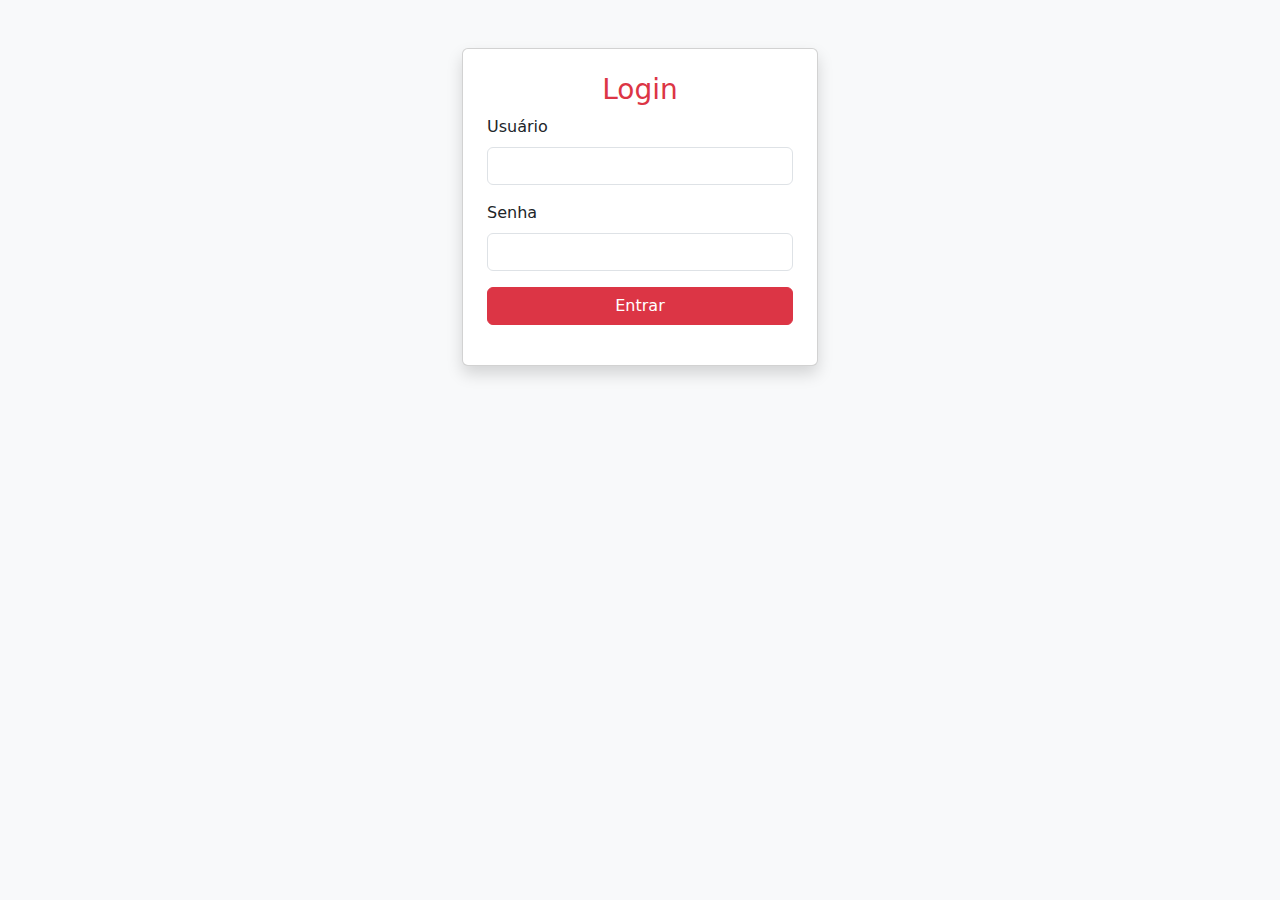
<file: src/main/resources/static/login.html>
<!DOCTYPE html>
<html lang="pt-BR">
<head>
    <meta charset="UTF-8" />
    <meta name="viewport" content="width=device-width, initial-scale=1.0"/>
    <title>Login - Senai Java</title>
    <link href="https://cdn.jsdelivr.net/npm/bootstrap@5.3.3/dist/css/bootstrap.min.css" rel="stylesheet"/>
</head>
<body class="bg-light">

<div class="container mt-5">
    <div class="row justify-content-center">
        <div class="col-md-4">
            <div class="card shadow p-4">
                <h3 class="text-center text-danger">Login</h3>
                <form id="login-form">
                    <div class="mb-3">
                        <label for="username" class="form-label">Usuário</label>
                        <input type="text" class="form-control" id="username" required />
                    </div>
                    <div class="mb-3">
                        <label for="senha" class="form-label">Senha</label>
                        <input type="password" class="form-control" id="senha" required />
                    </div>
                    <button type="submit" class="btn btn-danger w-100">Entrar</button>
                </form>
                <div id="login-msg" class="mt-3 text-center"></div>
            </div>
        </div>
    </div>
</div>

<script src="./login.js"></script>
</body>
</html>
</file>
